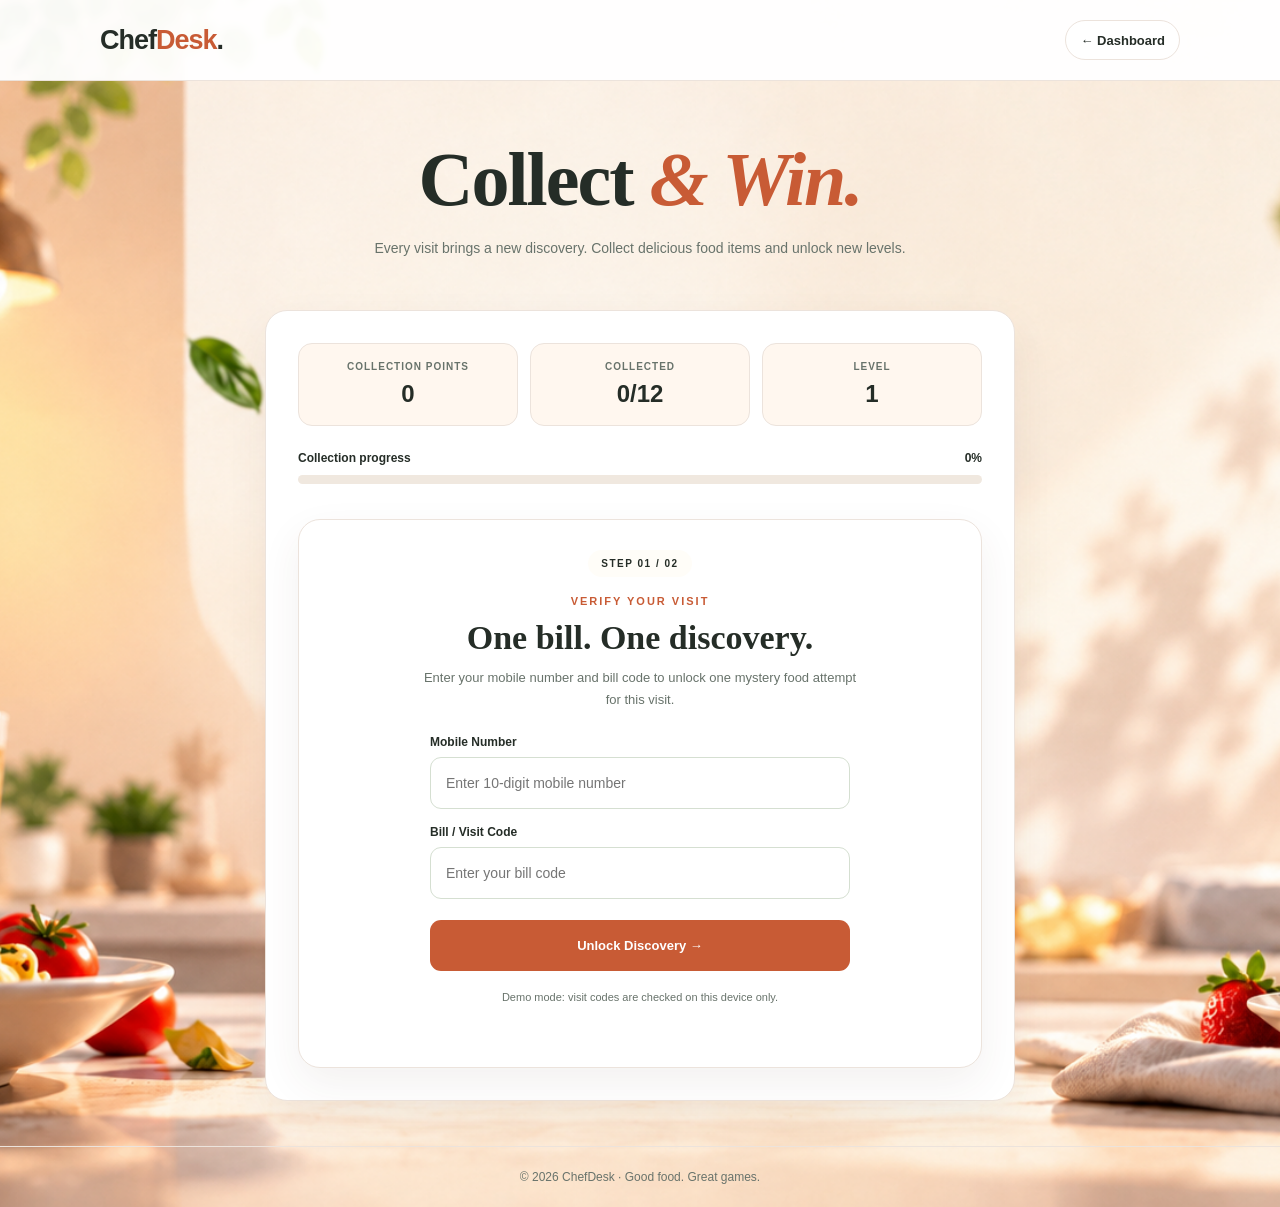
<file: Collect & Win/index.html>
<!DOCTYPE html>
<html lang="en">
<head>
  <meta charset="UTF-8">
  <meta name="viewport" content="width=device-width, initial-scale=1.0">
  <meta name="theme-color" content="#FAF7EF">
  <title>Collect & Win | ChefDesk</title>
  <meta name="description" content="Collect food items and unlock new levels with ChefDesk.">
  <link rel="stylesheet" href="style.css">
  <link rel="stylesheet" href="../shared/game-ui.css">
  <script src="script.js" defer></script>
</head>

<body>
  <header class="header">
    <div class="container navbar">
      <a href="../Dashboard/index.html" class="logo">Chef<span>Desk</span><b>.</b></a>
      <a href="../Dashboard/index.html" class="back-link">← Dashboard</a>
    </div>
  </header>

  <main class="container">
    <section class="hero">
      <h1>Collect <em>& Win.</em></h1>
      <p>Every visit brings a new discovery. Collect delicious food items and unlock new levels.</p>
    </section>

    <section class="game-panel">
      <div class="stats">
        <div class="stat">
          <span>COLLECTION POINTS</span>
          <strong id="points">0</strong>
        </div>

        <div class="stat">
          <span>COLLECTED</span>
          <strong id="collected">0/12</strong>
        </div>

        <div class="stat">
          <span>LEVEL</span>
          <strong id="level">1</strong>
        </div>
      </div>

      <div class="progress-section">
        <div class="progress-label">
          <span>Collection progress</span>
          <span id="progressText">0%</span>
        </div>

        <div
          class="progress-track"
          id="progressTrack"
          role="progressbar"
          aria-label="Collection progress"
          aria-valuemin="0"
          aria-valuemax="100"
          aria-valuenow="0"
        >
          <div class="progress-fill" id="progressFill"></div>
        </div>
      </div>

      <section class="visit-section" id="visitStep" aria-labelledby="visitHeading">
        <div class="step-indicator">STEP 01 / 02</div>
        <p class="eyebrow">VERIFY YOUR VISIT</p>
        <h2 id="visitHeading">One bill. One discovery.</h2>
        <p class="visit-description">Enter your mobile number and bill code to unlock one mystery food attempt for this visit.</p>
        <form id="visitForm" class="visit-form">
          <div class="form-group">
            <label for="phoneNumber">Mobile Number</label>
            <input
              type="tel"
              id="phoneNumber"
              placeholder="Enter 10-digit mobile number"
              inputmode="numeric"
              autocomplete="tel-national"
              maxlength="10"
              pattern="[6-9][0-9]{9}"
              required
            >
          </div>

          <div class="form-group">
            <label for="billCode">Bill / Visit Code</label>
            <input
              type="text"
              id="billCode"
              placeholder="Enter your bill code"
              maxlength="40"
              required
            >
          </div>

          <button type="submit" class="primary-button">Unlock Discovery →</button>
        </form>

        <p class="demo-notice">Demo mode: visit codes are checked on this device only.</p>
        <p id="verificationStatus" class="verification-status" role="status"></p>
      </section>

      <section
        class="discovery-area"
        id="discoveryStep"
        aria-labelledby="discoveryHeading"
        hidden
      >
        <div class="step-indicator">STEP 02 / 02</div>
        <p class="eyebrow">YOUR FOOD DISCOVERY</p>
        <h2 id="discoveryHeading">What's on the menu?</h2>
        <p id="status" role="status" aria-live="polite">Your mystery food attempt is ready!</p>

        <div class="mystery-card" id="mysteryCard">
          <div class="mystery-icon" id="mysteryIcon">❔</div>
          <h3 id="mysteryTitle">Mystery Food</h3>
          <p id="mysteryDescription">A delicious surprise awaits.</p>
        </div>

        <button id="collectButton" class="primary-button" type="button" disabled>Discover Food</button>
        <a href="../My Rewards/index.html" class="secondary-button">🎁 My Rewards →</a>
      </section>
    </section>

    <section class="collections-section" id="collectionsSection" hidden>
      <div class="section-heading">
        <p class="eyebrow">YOUR FOOD COLLECTIONS</p>
        <h2>Complete the <em>menu.</em></h2>
        <p>Collect four items in each category to unlock the next level.</p>
      </div>
      <div id="collectionsContainer" class="collections-container"></div>
    </section>

    <section class="rewards-panel" id="rewardsPanel" hidden>
      <div class="rewards-icon">🏆</div>
      <div>
        <p class="eyebrow">COLLECTION MILESTONES</p>
        <h2>Every visit counts.</h2>
        <p>Earn 10 demo collection points for each new food item and 100 bonus points when you complete a collection.</p>
      </div>
    </section>
  </main>

  <footer class="footer">© 2026 ChefDesk · Good food. Great games.</footer>
</body>
</html>
</file>
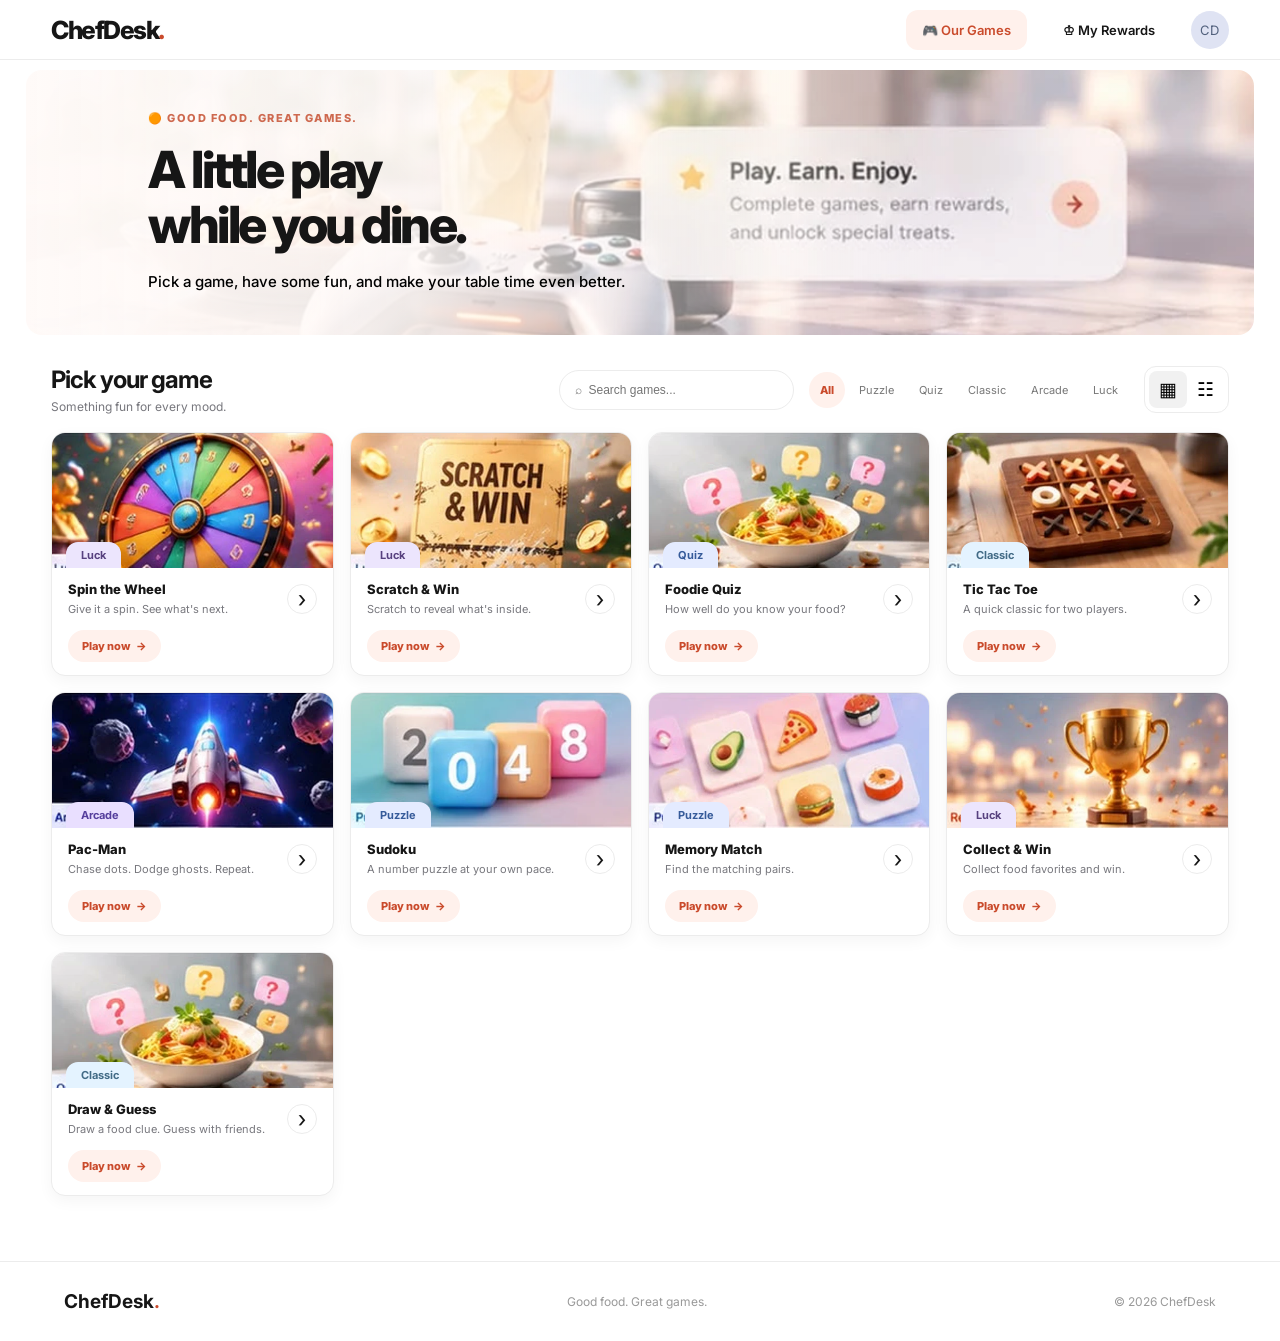
<file: Dashboard/index.html>
<!DOCTYPE html>
<html lang="en">
<head>
<meta charset="UTF-8">
<meta name="viewport" content="width=device-width, initial-scale=1.0">
<title>ChefDesk | Good Food. Great Games.</title>
<link rel="stylesheet" href="style.css">
</head>
<body>
<header class="navbar">
<div class="nav-container">
<a href="index.html" class="logo">ChefDesk<span>.</span></a>
<nav>
<a href="#games" class="nav-active">🎮 Our Games</a>
<a href="../My Rewards/index.html">♔ My Rewards</a>
<div class="avatar">CD</div>
</nav>
</div>
</header>
<section class="hero">
<div class="hero-text">
<p class="tagline">🟠 GOOD FOOD. GREAT GAMES.</p>
<h1>A little play<br>while you dine.</h1>
<p class="hero-description">Pick a game, have some fun, and make your table time even better.</p>
</div>
</section>
<section id="games" class="games-section">
<div class="section-header">
<div>
<h2>Pick your game</h2>
<p>Something fun for every mood.</p>
</div>
<div class="controls">
<input type="search" id="searchInput" placeholder="⌕  Search games..." aria-label="Search games">
<div class="filters">
<button class="filter active" data-filter="All">All</button>
<button class="filter" data-filter="Puzzle">Puzzle</button>
<button class="filter" data-filter="Quiz">Quiz</button>
<button class="filter" data-filter="Classic">Classic</button>
<button class="filter" data-filter="Arcade">Arcade</button>
<button class="filter" data-filter="Luck">Luck</button>
</div>
<div class="view-switch">
<button id="gridBtn" class="active" aria-label="Grid view">▦</button>
<button id="listBtn" aria-label="List view">☷</button>
</div>
</div>
</div>
<div class="games-grid" id="gamesGrid"></div>
<p id="noGames" class="no-games" hidden>No games found. Try a different search.</p>
</section>
<footer>
<strong>ChefDesk<span>.</span></strong>
<p>Good food. Great games.</p>
<p>© 2026 ChefDesk</p>
</footer>
<script src="script.js"></script>
</body>
</html>
</file>
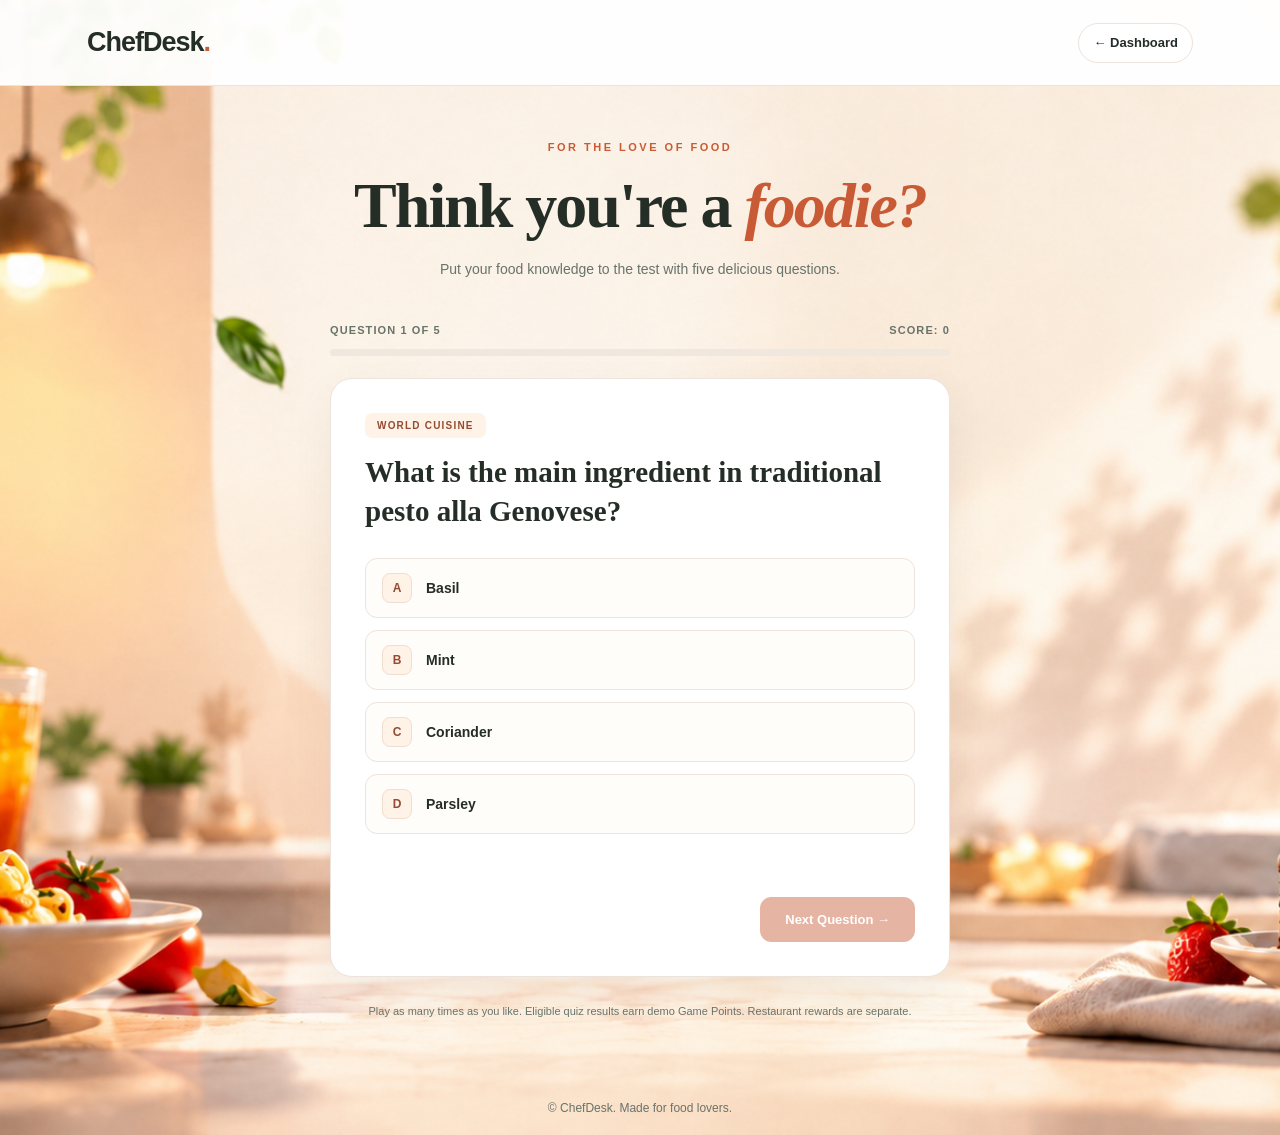
<file: Foodie Quiz/index.html>
<!DOCTYPE html>
<html lang="en">
<head>
  <meta charset="UTF-8">
  <meta name="viewport" content="width=device-width, initial-scale=1.0">
  <title>Foodie Quiz | ChefDesk</title>
  <link rel="stylesheet" href="style.css">
  <link rel="stylesheet" href="../shared/game-ui.css">
  <script src="../shared/customer.js"></script>
  <script src="../shared/loyalty.js"></script>
  <script src="script.js" defer></script>
</head>

<body>
  <header class="site-header">
    <div class="header-inner">
      <a href="../Dashboard/index.html" class="brand">ChefDesk<span>.</span></a>
      <a href="../Dashboard/index.html" class="dashboard-link">← Dashboard</a>
    </div>
  </header>

  <main class="quiz-container">
    <p class="eyebrow">FOR THE LOVE OF FOOD</p>
    <h1>Think you're a <span>foodie?</span></h1>
    <p class="intro">Put your food knowledge to the test with five delicious questions.</p>
    <div class="quiz-top">
      <span id="question-count">QUESTION 1 OF 5</span>
      <span id="score-display">SCORE: 0</span>
    </div>

    <div class="progress-track">
      <div class="progress-fill" id="progress-fill"></div>
    </div>

    <section class="quiz-card" id="quiz-card" aria-live="polite"></section>
    <p class="quiz-footnote">Play as many times as you like. Eligible quiz results earn demo Game Points. Restaurant rewards are separate.</p>
  </main>

  <footer class="site-footer">
    © ChefDesk. Made for food lovers.
  </footer>
</body>
</html>
</file>
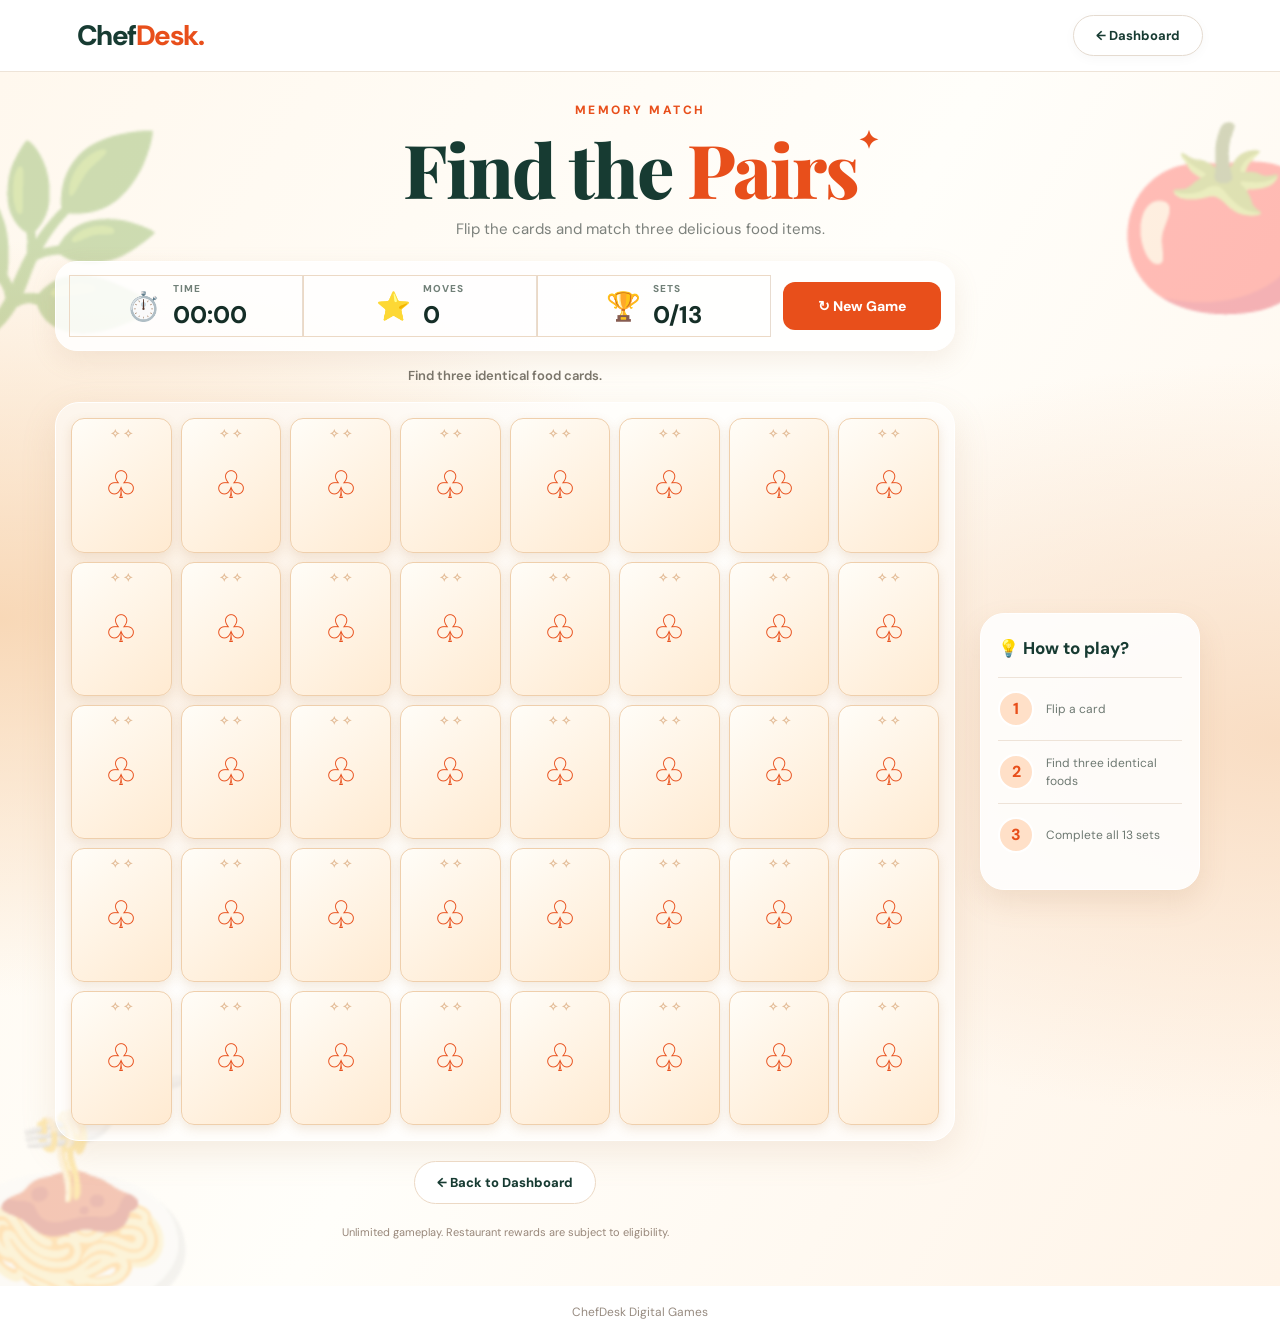
<file: Memory Match/index.html>
<!DOCTYPE html>
<html lang="en">
<head>
<meta charset="UTF-8">
<meta name="viewport" content="width=device-width,initial-scale=1">
<title>Find the Pairs | ChefDesk</title>
<link rel="stylesheet" href="../shared/game-ui.css">
<link rel="stylesheet" href="style.css">
<script src="../shared/customer.js"></script>
<script src="../shared/loyalty.js"></script>
</head>
<body>
<header class="site-header">
<a href="../Dashboard/index.html" class="brand">Chef<span>Desk.</span></a>
<a href="../Dashboard/index.html" class="back-link">← Dashboard</a>
</header>
<main class="page-container">
<div class="decoration decor-left">🌿</div>
<div class="decoration decor-right">🍅</div>
<div class="decoration decor-bottom">🍝</div>
<div class="side-quote">Good<br>Food<br>Brighter<br>Days <span>♡</span></div>
<div class="page-heading">
<p class="eyebrow">MEMORY MATCH</p>
<h1>Find the <span>Pairs</span><i>✦</i></h1>
<p class="subtitle">Flip the cards and match three delicious food items.</p>
</div>
<div class="game-layout">
<section class="game-panel">
<div class="game-stats">
<div class="stat-card">
<div class="stat-icon">⏱️</div>
<div><span>TIME</span><strong id="timer">00:00</strong></div>
</div>
<div class="stat-card">
<div class="stat-icon">⭐</div>
<div><span>MOVES</span><strong id="moves">0</strong></div>
</div>
<div class="stat-card">
<div class="stat-icon">🏆</div>
<div><span>SETS</span><strong id="matches">0/13</strong></div>
</div>
<button id="restartGame" class="primary-button" type="button">↻ New Game</button>
</div>
<p id="status" class="game-status" aria-live="polite">Find three identical food cards.</p>
<div id="memoryGrid" class="memory-grid" aria-label="Food Match game board"></div>
<div class="game-actions">
<a href="../Dashboard/index.html" class="secondary-button">← Back to Dashboard</a>
</div>
<div id="completionPanel" class="completion-panel hidden" aria-live="polite">
<p class="step-label">CHALLENGE COMPLETED</p>
<h2>Delicious Victory! 🎉</h2>
<p id="completionText"></p>
<button id="playAgain" class="primary-button" type="button">↻ Play Again</button>
</div>
<p class="footnote">Unlimited gameplay. Restaurant rewards are subject to eligibility.</p>
</section>
<aside class="instructions">
<h2>💡 How to play?</h2>
<div><span>1</span><p>Flip a card</p></div>
<div><span>2</span><p>Find three identical foods</p></div>
<div><span>3</span><p>Complete all 13 sets</p></div>
</aside>
</div>
</main>
<footer class="site-footer">ChefDesk Digital Games</footer>
<script src="script.js"></script>
</body>
</html>
</file>
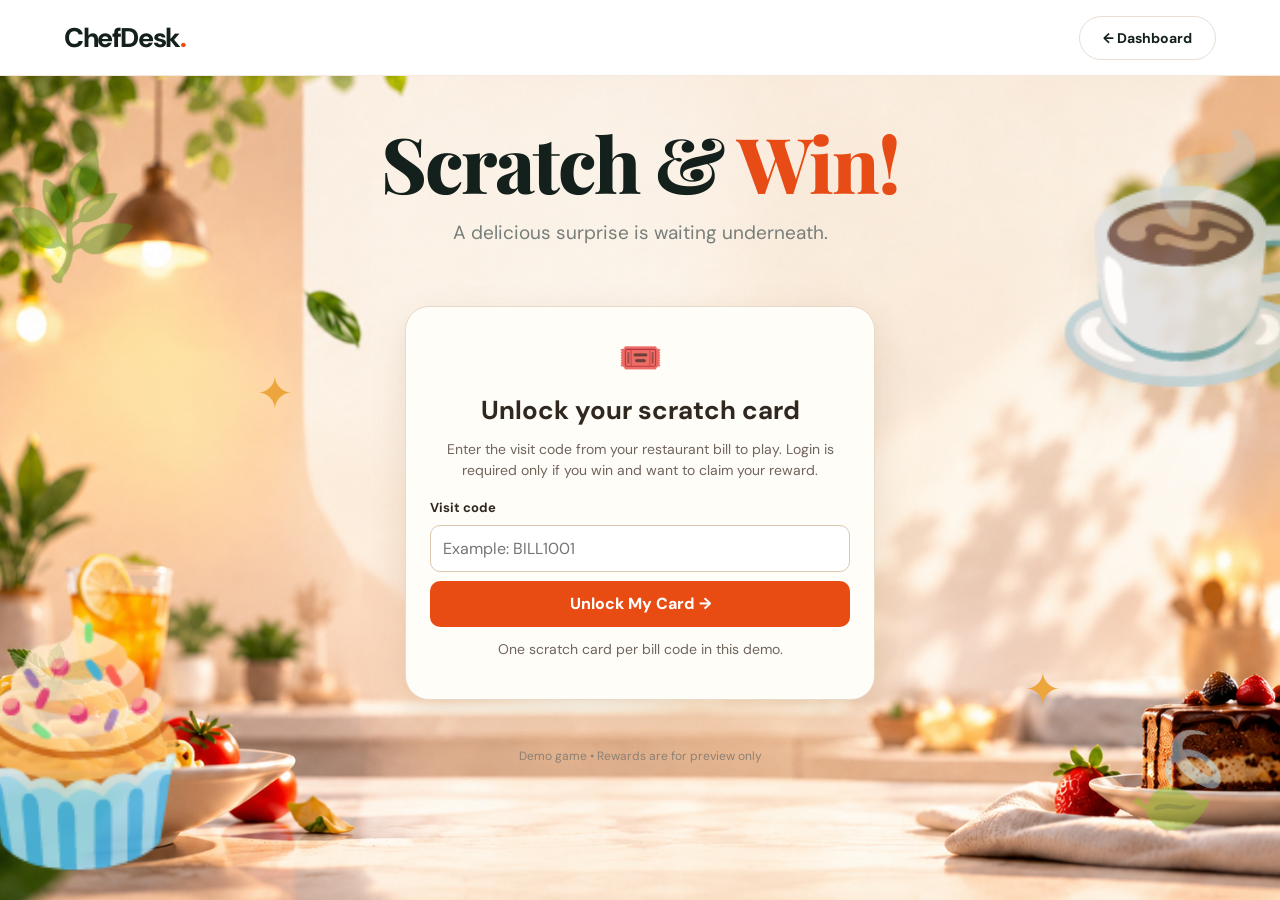
<file: Scratch Card/index.html>
<!DOCTYPE html>
<html lang="en">
<head>
<meta charset="UTF-8">
<meta name="viewport" content="width=device-width,initial-scale=1.0">
<meta name="theme-color" content="#fff7ef">
<title>Scratch & Win | ChefDesk</title>
<link rel="stylesheet" href="style.css">
<link rel="stylesheet" href="../shared/customer.css">
</head>
<body>
<header class="navbar">
<a href="../Dashboard/index.html" class="logo">ChefDesk<span>.</span></a>
<a href="../Dashboard/index.html" class="back-btn">← Dashboard</a>
</header>
<main class="game-page">
<div class="decoration left-food">🧁</div>
<div class="decoration right-food">☕</div>
<div class="leaf leaf-one">🌿</div>
<div class="leaf leaf-two">🍃</div>
<div class="confetti confetti-one">✦</div>
<div class="confetti confetti-two">✦</div>
<div class="game-heading">
<h1>Scratch & <span>Win!</span></h1>
<p>A delicious surprise is waiting underneath.</p>
</div>
<section class="scratch-card">
<div class="gift-icon">🎁</div>
<h2>Scratch to discover!</h2>
<p class="instructions">Scratch the silver area with your finger or mouse.</p>
<div class="scratch-frame">
<div class="prize-content" id="prizeContent">
<div class="prize-icon" id="prizeIcon">🎁</div>
<p class="prize-small">YOU DISCOVERED</p>
<h3 id="prizeName">Your Surprise</h3>
<p id="prizeDescription">A delicious reward awaits!</p>
</div>
<canvas id="scratchCanvas" aria-label="Scratch the silver card to reveal your result"></canvas>
</div>
<div class="progress-row">
<div class="progress-track">
<div class="progress-fill" id="progressFill"></div>
</div>
<strong id="progressPercent">0%</strong>
</div>
<p class="scratch-progress" id="progressText">Scratched: 0%</p>
<button class="reveal-link" id="revealBtn" type="button">Can't scratch? Reveal result</button>
<div id="finishedActions" class="finished-actions" hidden>
<p id="winMessage" role="status" aria-live="polite"></p>
<button id="playAgainBtn" class="play-again" type="button">Play Again</button>
</div>
</section>
<p class="game-disclaimer">Demo game • Rewards are for preview only</p>
</main>

<script src="../shared/customer.js"></script>
<script src="../shared/claim-reward.js"></script>
<script src="script.js"></script>

</body>
</html>
</file>
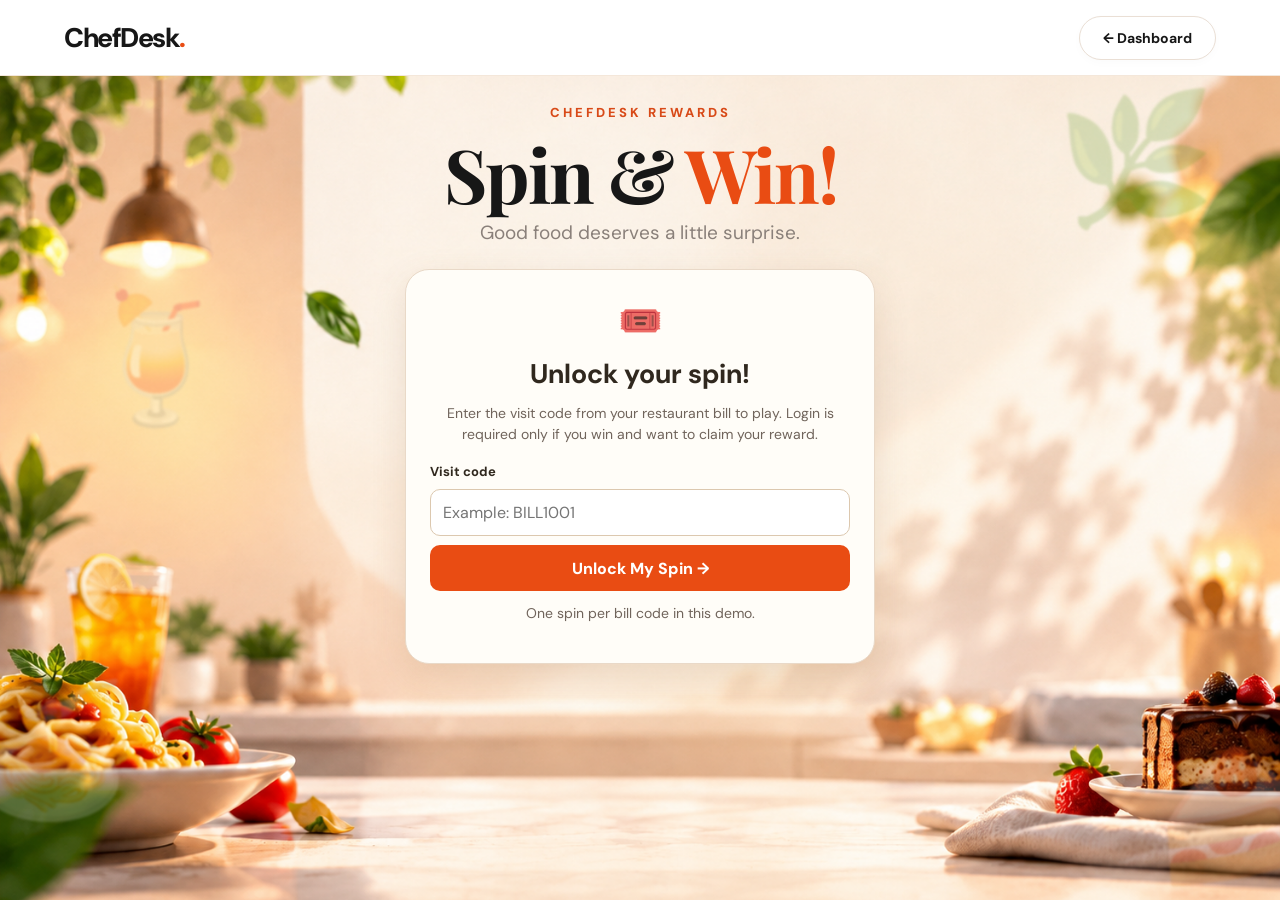
<file: spinthewheel/index.html>
<!DOCTYPE html>
<html lang="en">
<head>
<meta charset="UTF-8">
<meta name="viewport" content="width=device-width,initial-scale=1.0">
<meta name="theme-color" content="#fff7ef">
<title>Spin & Win | ChefDesk</title>
<link rel="stylesheet" href="style.css">
<link rel="stylesheet" href="../shared/customer.css">
</head>
<body>
<header class="navbar">
<a href="../Dashboard/index.html" class="logo">ChefDesk<span>.</span></a>
<a href="../Dashboard/index.html" class="back-btn">← Dashboard</a>
</header>
<main class="game-page">
<div class="decoration decoration-one">🍝</div>
<div class="decoration decoration-two">🍹</div>
<div class="decoration decoration-three">🍰</div>
<div class="decoration decoration-four">🌿</div>
<div class="game-heading">
<p class="eyebrow">CHEFDESK REWARDS</p>
<h1>Spin & <span>Win!</span></h1>
<p>Good food deserves a little surprise.</p>
</div>
<div class="game-layout">
<section class="wheel-section" aria-label="Spin the reward wheel">
<div class="wheel-container">
<div class="wheel-pointer"></div>
<div class="wheel-rotator" id="wheelRotator">
<canvas id="wheelCanvas" width="700" height="700"></canvas>
</div>
<button id="spinBtn" class="spin-button" type="button">SPIN</button>
</div>
<div class="wheel-stand"></div>
<div class="spin-note">🎁 One spin per bill. Good luck!</div>
<div id="status" class="status" role="status" aria-live="polite">Tap SPIN to discover your surprise!</div>
</section>
<aside class="rewards-panel">
<h2><span>🎁</span> Today's Rewards</h2>
<div id="rewardsList" class="rewards-list"></div>
<p class="panel-note">Rewards shown are for the game preview.</p>
</aside>
</div>
</main>
<div id="resultOverlay" class="result-overlay" hidden>
<div class="result-card" role="dialog" aria-modal="true" aria-labelledby="resultTitle">
<div class="result-icon" id="resultIcon">🎉</div>
<p class="result-label">YOUR SPIN RESULT</p>
<h2 id="resultTitle">Congratulations!</h2>
<p id="resultMessage"></p>
<button id="closeResult" type="button">Continue Playing</button>
</div>
</div>

<script src="../shared/customer.js"></script>
<script src="../shared/claim-reward.js"></script>
<script src="script.js"></script>

</body>
</html>
</file>
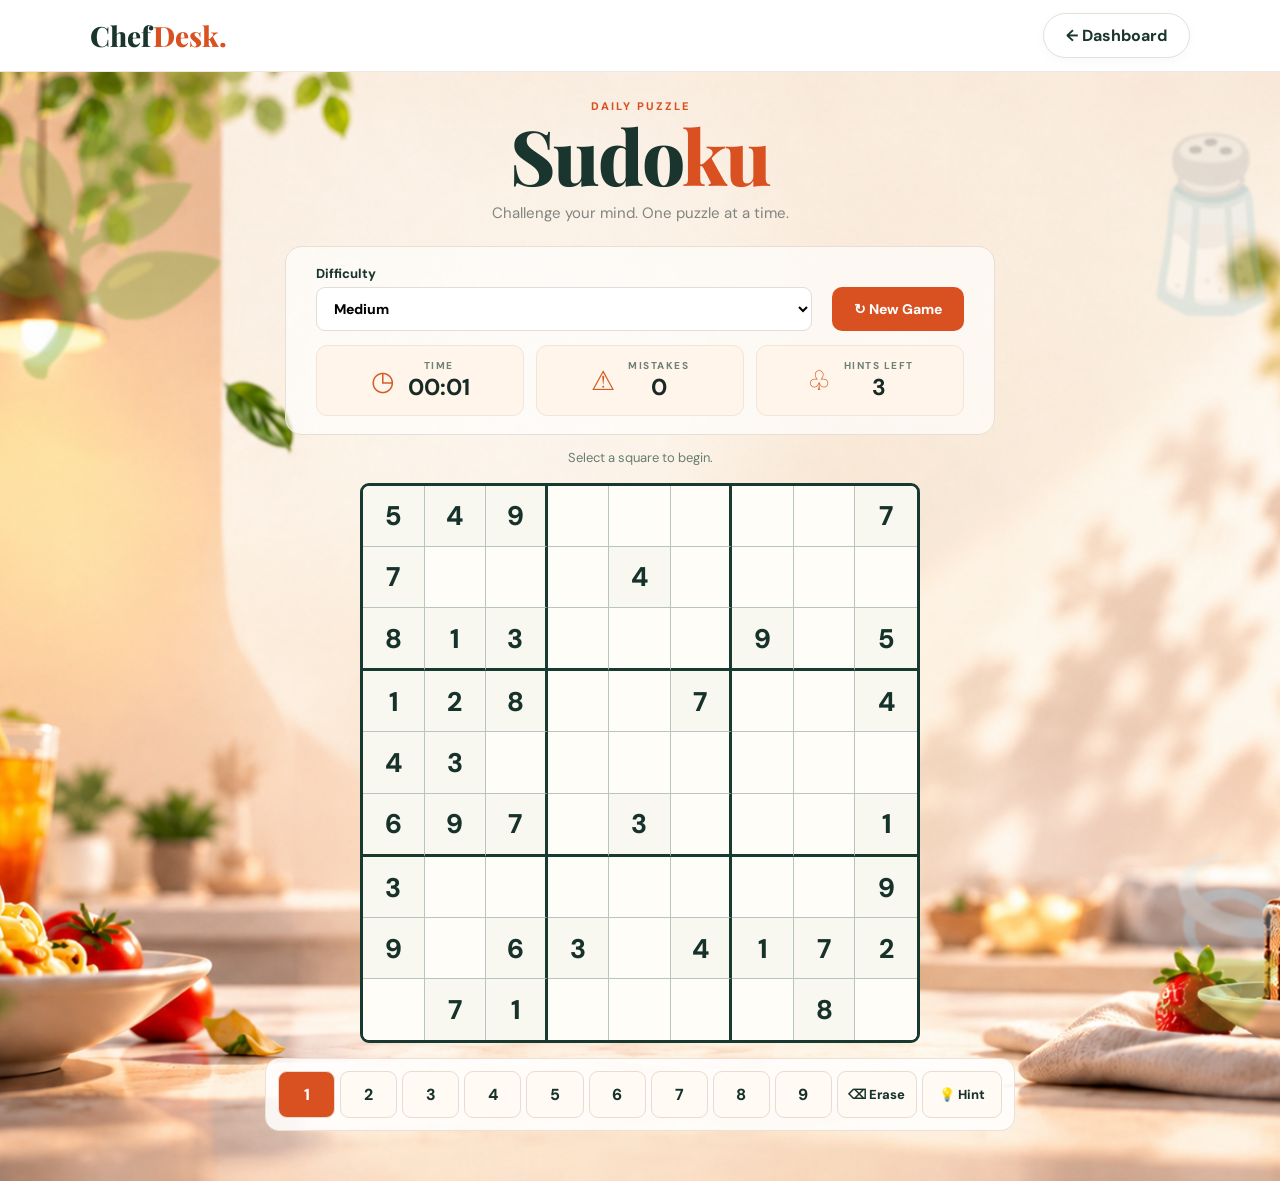
<file: Sudoku/index.html>
<!DOCTYPE html>
<html lang="en">
<head>
<meta charset="UTF-8">
<meta name="viewport" content="width=device-width,initial-scale=1">
<title>Sudoku | ChefDesk</title>
<link rel="stylesheet" href="style.css">
</head>
<body>
<header class="navbar">
<a href="../Dashboard/index.html" class="logo">Chef<span>Desk.</span></a>
<a href="../Dashboard/index.html" class="back">← Dashboard</a>
</header>
<main class="page">
<div class="decor basil">🌿</div>
<div class="decor pepper">🧂</div>
<div class="decor leaves">🍃</div>
<div class="heading">
<p>DAILY PUZZLE</p>
<h1>Sudo<span>ku</span></h1>
<div class="subtitle">Challenge your mind. One puzzle at a time.</div>
</div>
<section class="game">
<div class="settings">
<label>Difficulty
<select id="difficulty">
<option value="easy">Easy</option>
<option value="medium" selected>Medium</option>
<option value="hard">Hard</option>
</select>
</label>
<button id="newGame" class="new-game">↻ New Game</button>
</div>
<div class="stats">
<div class="stat"><span>◷</span><div><small>TIME</small><strong id="timer">00:00</strong></div></div>
<div class="stat"><span>⚠</span><div><small>MISTAKES</small><strong id="mistakes">0</strong></div></div>
<div class="stat"><span>♧</span><div><small>HINTS LEFT</small><strong id="hints">3</strong></div></div>
</div>
</section>
<p class="message" id="message" role="status">Select a square to begin.</p>
<div class="board" id="board" role="grid" aria-label="Sudoku puzzle"></div>
<div class="keypad" id="keypad">
<button data-number="1">1</button>
<button data-number="2">2</button>
<button data-number="3">3</button>
<button data-number="4">4</button>
<button data-number="5">5</button>
<button data-number="6">6</button>
<button data-number="7">7</button>
<button data-number="8">8</button>
<button data-number="9">9</button>
<button id="erase">⌫ Erase</button>
<button id="hint">💡 Hint</button>
</div>
</main>
<script src="script.js"></script>
</body>
</html>
</file>
<file: Collect & Win/style.css>
:root {
  --cream: #faf7ef;
  --white: #fffdf8;
  --green: #204b39;
  --dark-green: #163b2c;
  --orange: #df794e;
  --muted: #77867b;
  --border: #e5e7dc;
  --light-green: #edf2e9;
}

* {
  box-sizing: border-box;
}

[hidden] {
  display: none !important;
}

html {
  scroll-behavior: smooth;
}

body {
  margin: 0;
  background: var(--cream);
  color: var(--green);
  font-family: Arial, sans-serif;
}

button,
input {
  font: inherit;
}

button {
  cursor: pointer;
}

a {
  color: inherit;
  text-decoration: none;
}

.container {
  width: min(100% - 32px, 1080px);
  margin: 0 auto;
}

.header {
  border-bottom: 1px solid var(--border);
}

.navbar {
  min-height: 80px;
  display: flex;
  align-items: center;
  justify-content: space-between;
  gap: 15px;
}

.logo {
  font-size: 27px;
  font-weight: 800;
  letter-spacing: -1px;
}

.logo span {
  color: var(--orange);
}

.logo b {
  color: var(--green);
}

.back-link {
  font-size: 13px;
  font-weight: 700;
}

.back-link:hover {
  color: var(--orange);
}

.hero {
  padding: 55px 0 35px;
  text-align: center;
}

.eyebrow {
  margin: 0 0 12px;
  color: var(--orange);
  font-size: 11px;
  font-weight: 800;
  letter-spacing: 2px;
}

h1,
h2,
h3 {
  font-family: Georgia, serif;
}

h1 {
  margin: 0 0 14px;
  font-size: clamp(46px, 7vw, 76px);
  letter-spacing: -2px;
}

h1 em,
h2 em {
  color: var(--orange);
  font-style: italic;
}

.hero > p:last-child,
.section-heading > p:last-child {
  color: var(--muted);
  font-size: 14px;
  line-height: 1.7;
}

.game-panel {
  max-width: 750px;
  margin: 0 auto;
  padding: 32px;
  background: var(--white);
  border: 1px solid var(--border);
  border-radius: 22px;
  box-shadow: 0 15px 45px rgba(32, 75, 57, 0.05);
}

.stats {
  display: grid;
  grid-template-columns: repeat(3, 1fr);
  gap: 12px;
}

.stat {
  padding: 17px 10px;
  background: var(--light-green);
  border: 1px solid var(--border);
  border-radius: 12px;
  text-align: center;
}

.stat span {
  display: block;
  margin-bottom: 8px;
  color: var(--muted);
  font-size: 10px;
  font-weight: 800;
  letter-spacing: 1px;
}

.stat strong {
  font-size: 24px;
}

.progress-section {
  margin: 25px 0 35px;
}

.progress-label {
  display: flex;
  justify-content: space-between;
  margin-bottom: 10px;
  font-size: 12px;
  font-weight: 700;
}

.progress-track {
  height: 9px;
  overflow: hidden;
  border-radius: 20px;
  background: #e4e9df;
}

.progress-fill {
  width: 0;
  height: 100%;
  border-radius: 20px;
  background: var(--orange);
  transition: width 0.35s ease;
}

.step-indicator {
  display: inline-block;
  margin-bottom: 18px;
  padding: 8px 13px;
  border-radius: 30px;
  background: #fffdf8;
  color: var(--green);
  font-size: 10px;
  font-weight: 800;
  letter-spacing: 1.5px;
}

.visit-section {
  padding: 30px 22px;
  border: 1px solid var(--border);
  border-radius: 18px;
  background: var(--light-green);
  text-align: center;
}

.visit-section h2,
.discovery-area h2 {
  margin: 0 0 10px;
  font-size: clamp(26px, 5vw, 34px);
}

.visit-description {
  max-width: 440px;
  margin: 0 auto 24px;
  color: var(--muted);
  font-size: 13px;
  line-height: 1.7;
}

.visit-form {
  max-width: 420px;
  margin: 0 auto;
  display: grid;
  gap: 16px;
}

.form-group {
  display: flex;
  flex-direction: column;
  gap: 8px;
  text-align: left;
}

.form-group label {
  font-size: 12px;
  font-weight: 700;
}

.form-group input {
  width: 100%;
  min-height: 52px;
  padding: 13px 15px;
  border: 1px solid #d5dfd1;
  border-radius: 11px;
  outline: none;
  background: var(--white);
  color: var(--green);
  font-size: 14px;
}

.form-group input:focus {
  border-color: var(--green);
  box-shadow: 0 0 0 3px rgba(32, 75, 57, 0.1);
}

.primary-button {
  min-width: 195px;
  min-height: 51px;
  padding: 15px 24px;
  border: 0;
  border-radius: 11px;
  background: var(--green);
  color: white;
  font-size: 13px;
  font-weight: 800;
  transition: background 0.2s ease;
}

.primary-button:hover:not(:disabled) {
  background: var(--dark-green);
}

.primary-button:disabled {
  opacity: 0.55;
  cursor: not-allowed;
}

.visit-form .primary-button {
  width: 100%;
  margin-top: 5px;
}

.demo-notice {
  margin: 18px 0 0;
  color: var(--muted);
  font-size: 11px;
  line-height: 1.6;
}

.verification-status {
  min-height: 18px;
  margin: 12px 0 0;
  color: #a84335;
  font-size: 12px;
  font-weight: 700;
  line-height: 1.6;
}

.discovery-area {
  padding: 30px 20px;
  border: 1px solid var(--border);
  border-radius: 18px;
  background: var(--light-green);
  text-align: center;
}

#status {
  max-width: 460px;
  min-height: 38px;
  margin: 0 auto 22px;
  color: var(--muted);
  font-size: 13px;
  line-height: 1.6;
}

.mystery-card {
  max-width: 310px;
  min-height: 240px;
  margin: 0 auto 22px;
  padding: 30px 18px;
  display: flex;
  flex-direction: column;
  align-items: center;
  justify-content: center;
  border: 2px dashed #c9d8c7;
  border-radius: 19px;
  background: var(--white);
  transition: transform 0.25s ease, border-color 0.25s ease;
}

.mystery-card.revealed {
  border: 2px solid var(--orange);
  transform: translateY(-4px);
}

.mystery-icon {
  margin-bottom: 12px;
  font-size: 65px;
}

.mystery-card h3 {
  margin: 0 0 8px;
  font-size: 24px;
}

.mystery-card p {
  margin: 0;
  color: var(--muted);
  font-size: 12px;
  line-height: 1.5;
}

.discovery-area > .primary-button {
  display: block;
  width: min(100%, 310px);
  margin: 0 auto;
}

.secondary-button {
  display: block;
  margin: 16px auto 0;
  padding: 11px 16px;
  border: 0;
  background: transparent;
  color: var(--green);
  font-size: 12px;
  font-weight: 700;
  text-align: center;
  text-decoration: none;
}

.secondary-button:hover {
  color: var(--orange);
}

.collections-section {
  padding: 55px 0 30px;
}

.section-heading {
  margin-bottom: 30px;
  text-align: center;
}

.section-heading h2 {
  margin: 0 0 12px;
  font-size: clamp(30px, 5vw, 43px);
}

.collections-container {
  display: grid;
  gap: 22px;
}

.collection-group {
  padding: 24px;
  border: 1px solid var(--border);
  border-radius: 19px;
  background: var(--white);
}

.collection-group.locked {
  opacity: 0.65;
}

.collection-header {
  display: flex;
  justify-content: space-between;
  align-items: center;
  gap: 15px;
  margin-bottom: 22px;
}

.collection-header h3 {
  margin: 0 0 7px;
  font-size: 25px;
}

.collection-header p {
  margin: 0;
  color: var(--muted);
  font-size: 12px;
}

.collection-badge {
  padding: 9px 12px;
  border-radius: 20px;
  background: var(--light-green);
  font-size: 11px;
  font-weight: 800;
  white-space: nowrap;
}

.food-grid {
  display: grid;
  grid-template-columns: repeat(4, 1fr);
  gap: 12px;
}

.food-item {
  min-height: 135px;
  padding: 17px 8px;
  display: flex;
  flex-direction: column;
  align-items: center;
  justify-content: center;
  gap: 10px;
  border: 1px solid var(--border);
  border-radius: 13px;
  background: #fafaf6;
  text-align: center;
}

.food-icon {
  font-size: 38px;
}

.food-name {
  font-size: 12px;
  font-weight: 700;
}

.food-item.hidden-item .food-icon {
  filter: grayscale(1);
  opacity: 0.35;
}

.food-item.hidden-item .food-name {
  color: var(--muted);
}

.food-item.collected-item {
  border-color: #b5d5bd;
  background: var(--light-green);
}

.food-item.locked-item {
  opacity: 0.5;
}

.rewards-panel {
  max-width: 750px;
  margin: 20px auto 0;
  padding: 25px;
  display: flex;
  align-items: center;
  gap: 22px;
  border: 1px solid var(--border);
  border-radius: 18px;
  background: var(--light-green);
}

.rewards-icon {
  font-size: 55px;
}

.rewards-panel h2 {
  margin: 0 0 9px;
  font-size: 26px;
}

.rewards-panel p:last-child {
  margin: 0;
  color: var(--muted);
  font-size: 12px;
  line-height: 1.7;
}

.footer {
  margin-top: 45px;
  padding: 23px;
  border-top: 1px solid var(--border);
  color: var(--muted);
  text-align: center;
  font-size: 12px;
}

button:focus-visible,
a:focus-visible,
input:focus-visible {
  outline: 3px solid var(--orange);
  outline-offset: 3px;
}

@media (max-width: 600px) {
  .navbar {
    min-height: 70px;
  }

  .logo {
    font-size: 23px;
  }

  .hero {
    padding: 35px 0 25px;
  }

  .game-panel {
    padding: 20px 14px;
  }

  .stats {
    gap: 7px;
  }

  .stat {
    padding: 13px 5px;
  }

  .stat span {
    font-size: 9px;
    letter-spacing: 0;
  }

  .stat strong {
    font-size: 20px;
  }

  .progress-section {
    margin: 20px 0 25px;
  }

  .visit-section,
  .discovery-area {
    padding: 24px 15px;
  }

  .mystery-card {
    min-height: 215px;
  }

  .food-grid {
    grid-template-columns: repeat(2, 1fr);
  }

  .collection-group {
    padding: 18px 13px;
  }

  .collection-header h3 {
    font-size: 21px;
  }

  .collection-badge {
    padding: 8px;
    font-size: 10px;
  }

  .food-item {
    min-height: 115px;
  }

  .rewards-panel {
    flex-direction: column;
    text-align: center;
  }
}

body{
background-image:url("assets/bg.png")!important;
background-position:center center!important;
background-size:cover!important;
background-repeat:no-repeat!important;
background-attachment:scroll!important;
background-color:#fff8ef;
}
.game-page,.page-container,.game-container{
background-image:url("assets/bg.png")!important;
background-position:center center!important;
background-size:cover!important;
background-repeat:no-repeat!important;
}
@media(max-width:768px){
body,.game-page,.page-container,.game-container{
background-position:center top!important;
background-size:cover!important;
background-attachment:scroll!important;
}
}
@media(max-width:400px){
body,.game-page,.page-container,.game-container{
background-position:48% top!important;
}
}
</file>
<file: shared/game-ui.css>
:root {
  --cream: #fffaf6;
  --white: #ffffff;
  --paper: #ffffff;
  --green: #252d27;
  --dark-green: #34453a;
  --deep: #34453a;
  --orange: #c85b35;
  --muted: #68736b;
  --muted-green: #68736b;
  --border: #ece3dc;
  --light-green: #f5f1eb;
}

body {
  background: var(--cream);
  color: var(--green);
}

.site-header,
.header,
.topbar {
  background: rgba(255, 255, 255, 0.96);
  border-bottom: 1px solid var(--border);
}

.brand,
.logo {
  color: var(--green);
}

.back-link,
.dashboard-link {
  min-height: 40px;
  padding: 0 14px;
  display: inline-flex;
  align-items: center;
  justify-content: center;
  border: 1px solid var(--border);
  border-radius: 999px;
  background: #fff;
  color: var(--green);
  transition: border-color 160ms ease,
              color 160ms ease,
              background 160ms ease;
}

.back-link:hover,
.dashboard-link:hover {
  border-color: #e7b8a4;
  background: #fff4ed;
  color: var(--orange);
}

.page-heading,
.hero {
  color: var(--green);
}

.eyebrow,
.step-label,
.section-label,
.step {
  color: var(--orange);
}

.game-panel,
.content-card,
.panel,
.checkin-card,
.result-card,
.quiz-card,
.visit-section,
.discovery-area,
.collection-group,
.rewards-panel {
  border-color: var(--border);
  border-radius: 22px;
  background: var(--white);
  box-shadow: 0 16px 42px rgba(83, 56, 39, 0.07);
}

.stat,
.stat-card,
.stat-box {
  border: 1px solid var(--border);
  border-radius: 14px;
  background: #fff7ef;
  color: var(--green);
}

.stat span,
.stat-card span,
.stat-box span {
  color: var(--muted);
}

.stat-box.timer-box {
  border-color: #efc5a2;
  background: #fff0df;
  color: #8f4529;
}

button.primary-button,
button.primary-btn,
a.primary-btn,
button.primary-button.full-width,
.spin-button {
  border-color: var(--orange);
  background: var(--orange);
  color: #fff;
  transition: transform 160ms ease,
              background 160ms ease,
              box-shadow 160ms ease;
}

button.primary-button:hover:not(:disabled),
button.primary-btn:hover:not(:disabled),
a.primary-btn:hover,
.spin-button:hover:not(:disabled) {
  background: #b94e2d;
  box-shadow: 0 5px 14px rgba(200, 91, 53, 0.2);
  transform: translateY(-1px);
}

button.secondary-button,
a.secondary-button,
.small-button,
.tool-button,
.reveal-btn {
  border-color: var(--border);
  background: #fff;
  color: var(--green);
  transition: border-color 160ms ease,
              background 160ms ease,
              transform 160ms ease;
}

button.secondary-button:hover:not(:disabled),
a.secondary-button:hover,
.small-button:hover,
.tool-button:hover,
.reveal-btn:hover {
  border-color: #e7b8a4;
  background: #fff4ed;
  transform: translateY(-1px);
}

input,
select,
textarea,
.text-input {
  border-color: #e5ddd5;
  border-radius: 11px;
  background: #fff;
  color: var(--green);
}

input:focus,
select:focus,
textarea:focus,
.text-input:focus {
  border-color: var(--orange);
  box-shadow: 0 0 0 3px rgba(200, 91, 53, 0.12);
  outline: none;
}

.mode-card,
.difficulty-card,
.player,
.player-card,
.room-info,
.room-code-box,
.completion,
.completion-panel,
.next-visit-note {
  border-color: var(--border);
  background: #f8f4ee;
}

.mode-card:hover,
.difficulty-card:hover {
  border-color: #e5b59f;
  background: #fff3eb;
}

.board-container,
.canvas-wrap,
.scratch-card {
  border-color: #e4d8cc;
  box-shadow: 0 10px 26px rgba(83, 56, 39, 0.09);
}

.board-container {
  background: #f5eee6;
}

.sudoku-board {
  border-color: #667c6c;
  background: #667c6c;
}

.sudoku-board .cell {
  background: #fffdfa;
  color: #34453a;
}

.sudoku-board .cell.given {
  background: #f5f1eb;
}

.sudoku-board .cell.peer,
.sudoku-board .cell.same-value:not(.selected) {
  background: #f1f6ef;
}

.sudoku-board .cell.selected {
  background: #fff0df;
  outline-color: var(--orange);
}

.sudoku-board .cell.invalid {
  background: #fcebe5;
  color: #a94432;
}

.number-pad button {
  border-color: var(--border);
  background: #fff8f1;
  color: var(--green);
}

.number-pad button:hover {
  background: #ffeadc;
}

.board .cell {
  border-color: #eadfd7;
  background: #fff7f1;
  color: #527aa9;
}

.board .cell.o {
  color: var(--orange);
}

.board .cell.win {
  border-color: #b9d3b7;
  background: #edf5e9;
}

.quiz-card {
  border-radius: 22px;
}

.option-button {
  border-color: var(--border);
  background: #fffdfa;
  color: var(--green);
}

.option-button:hover:not(:disabled) {
  border-color: #e3ae94;
  background: #fff5ee;
}

.option-letter,
.question-category {
  border-color: #f0dfd1;
  background: #fff2e7;
  color: #944b31;
}

.progress-track {
  background: #f0e8df;
}

.progress-fill {
  background: linear-gradient(90deg, #d77b47, #e6ac55);
}

.memory-card {
  border-color: #e9ddd3;
  background: #f6f1eb;
}

.memory-card:not(:disabled):hover {
  background: #f0e7dd;
}

.memory-card.flipped {
  border-color: #dfa284;
  background: #fff8f2;
}

.memory-card.matched {
  border-color: #b7d3b8;
  background: #edf5eb;
}

.memory-card.bonus {
  border-color: #e7bd79;
  background: #fff4de;
  color: #8f6124;
}

.mystery-card {
  border-color: #ead2bd;
  background: #fffaf4;
}

.mystery-card.revealed {
  border-color: #d77b47;
}

.food-item {
  border-color: var(--border);
  background: #fffdfa;
}

.food-item.collected-item {
  border-color: #c6d8bd;
  background: #f1f6ed;
}

.canvas-wrap {
  background: #fff;
}

.canvas-overlay {
  background: rgba(255, 250, 246, 0.88);
}

.guess-message {
  background: #f7f2ed;
}

.guess-message.correct {
  background: #edf5eb;
}

.guess-form button {
  background: var(--orange);
}

.color-dot.active {
  box-shadow: 0 0 0 2px var(--orange);
}

.site-footer,
.footer {
  color: var(--muted);
}

button:focus-visible,
a:focus-visible,
input:focus-visible,
select:focus-visible,
textarea:focus-visible,
canvas:focus-visible {
  outline: 3px solid rgba(200, 91, 53, 0.65);
  outline-offset: 3px;
}

@media (max-width: 600px) {
  .game-panel,
  .content-card,
  .panel,
  .checkin-card,
  .result-card,
  .quiz-card {
    border-radius: 18px;
  }

  .back-link,
  .dashboard-link {
    min-height: 38px;
    padding-inline: 11px;
  }
}

@media (prefers-reduced-motion: reduce) {
  *,
  *::before,
  *::after {
    scroll-behavior: auto !important;
    transition-duration: 0.01ms !important;
  }
}
</file>
<file: Dashboard/style.css>
@import url('https://fonts.googleapis.com/css2?family=Inter:wght@400;500;600;700;800&display=swap');
:root{
--orange:#ca4b2c;
--orange-light:#fff1ec;
--black:#161616;
--gray:#77777d;
--border:#ececec;
}
*{margin:0;padding:0;box-sizing:border-box}
html{scroll-behavior:smooth}
body{font-family:'Inter',Arial,sans-serif;background:#fff;color:var(--black)}
a{color:inherit;text-decoration:none}
button{font-family:inherit;cursor:pointer}
.navbar{height:60px;border-bottom:1px solid var(--border);background:#fff}
.nav-container{max-width:1320px;width:92%;height:100%;margin:auto;display:flex;align-items:center;justify-content:space-between}
.logo{font-size:25px;font-weight:800;letter-spacing:-1.5px}
.logo span,footer strong span{color:var(--orange)}
nav{display:flex;align-items:center;gap:20px}
nav a{font-size:13px;padding:12px 16px;border-radius:12px;font-weight:600}
.nav-active{background:var(--orange-light);color:var(--orange)}
.avatar{width:38px;height:38px;border-radius:50%;display:grid;place-items:center;background:#dfe3f3;color:#52617d;font-size:13px}
.hero{
position:relative;
max-width:1530px;
width:96%;
min-height:265px;
margin:10px auto 0;
border-radius:16px;
overflow:hidden;
background:linear-gradient(90deg,rgba(255,250,248,.98) 0%,rgba(255,250,248,.91) 32%,rgba(255,250,248,.1) 75%),url("assets/hero.webp") center/cover no-repeat;
display:flex;
align-items:center;
}
.hero-text{margin-left:10%;position:relative;z-index:2}
.tagline{color:#ce694f;font-size:11px;letter-spacing:1.5px;font-weight:800;margin-bottom:17px}
.hero h1{font-size:clamp(38px,4vw,60px);line-height:1.08;letter-spacing:-2.5px;font-weight:800;margin-bottom:18px}
.hero-description{color:#000;font-size:15px;line-height:1.6;font-weight:500}
.hero-popup{position:absolute;right:5%;top:34%;background:rgba(255,255,255,.94);border-radius:16px;padding:20px;display:flex;align-items:center;gap:15px;box-shadow:0 10px 30px rgba(0,0,0,.1)}
.star{color:#ffad15;font-size:24px}
.hero-popup strong{font-size:14px}
.hero-popup p{font-size:11px;color:var(--gray);line-height:1.5;margin-top:6px}
.popup-arrow{background:#f6d8cf;color:var(--orange);border-radius:50%;width:30px;height:30px;display:grid;place-items:center}
.games-section{max-width:1320px;width:92%;margin:30px auto 65px;scroll-margin-top:30px}
.section-header{display:flex;align-items:center;justify-content:space-between;gap:20px;margin-bottom:18px}
.section-header h2{font-size:24px;letter-spacing:-1px}
.section-header p{color:var(--gray);font-size:12px;margin-top:5px}
.controls{display:flex;align-items:center;gap:15px}
#searchInput{width:235px;padding:12px 15px;border:1px solid var(--border);border-radius:25px;font-size:12px;outline:none}
#searchInput:focus{border-color:var(--orange)}
.filters{display:flex;gap:3px}
.filter{background:transparent;border:none;padding:11px;border-radius:20px;font-size:11px;color:#777}
.filter.active{background:var(--orange-light);color:var(--orange);font-weight:800}
.view-switch{display:flex;padding:4px;border:1px solid var(--border);border-radius:12px}
.view-switch button{border:none;background:transparent;padding:7px 10px;border-radius:8px;font-size:19px}
.view-switch button.active{background:#f1f1f1}
.games-grid{display:grid;grid-template-columns:repeat(4,minmax(0,1fr));gap:16px}
.game-card{border:1px solid var(--border);border-radius:14px;overflow:hidden;background:#fff;display:flex;flex-direction:column;box-shadow:0 5px 15px rgba(0,0,0,.045);transition:transform .2s,box-shadow .2s}
.game-card:hover{transform:translateY(-4px);box-shadow:0 12px 28px rgba(0,0,0,.1)}
.game-image{height:135px;position:relative;background:#f3f0f0}
.game-image img{width:100%;height:100%;object-fit:cover;display:block}
.category{position:absolute;left:14px;bottom:0;padding:6px 15px;border-radius:12px 12px 0 0;font-size:11px;font-weight:700;background:#ece5fd;color:#57417f}
.category.Puzzle,.category.Quiz{background:#e4ebff;color:#365b9a}
.category.Classic{background:#e4f3ff;color:#426b86}
.category.Arcade{background:#e9dfff;color:#553f9d}
.game-info{padding:13px 16px;flex:1}
.game-title-row{display:flex;align-items:center;justify-content:space-between;gap:10px}
.game-info h3{font-size:13px;font-weight:800}
.game-info p{font-size:11px;color:var(--gray);margin-top:5px}
.round-arrow{display:grid;place-items:center;width:30px;height:30px;border:1px solid var(--border);border-radius:50%;flex-shrink:0;font-size:23px}
.play-button{display:inline-block;margin-top:14px;padding:9px 14px;background:var(--orange-light);color:var(--orange);border-radius:22px;font-size:11px;font-weight:800}
.no-games{text-align:center;padding:40px;color:var(--gray)}
.games-grid.list-view{grid-template-columns:repeat(2,minmax(0,1fr))}
.list-view .game-card{flex-direction:row}
.list-view .game-image{width:42%;min-height:150px;height:auto;flex-shrink:0}
.list-view .game-info{display:flex;flex-direction:column;justify-content:center}
footer{border-top:1px solid var(--border);padding:28px 5%;display:flex;justify-content:space-between;align-items:center;gap:15px;color:#999;font-size:12px}
footer strong{font-size:19px;color:var(--black)}
@media(max-width:1150px){
.section-header{flex-direction:column;align-items:flex-start}
.controls{flex-wrap:wrap}
.games-grid{grid-template-columns:repeat(3,minmax(0,1fr))}
.hero-popup{right:2%}
}
@media(max-width:768px){
.nav-container,.games-section{width:94%}
.logo{font-size:21px}
nav{gap:4px}
nav a{font-size:10px;padding:9px}
.avatar{display:none}
.hero{
width:94%;
min-height:430px;
margin:12px auto;
padding:24px 18px;
display:flex;
flex-direction:column;
justify-content:flex-start;
align-items:flex-start;
background:url("assets/hero.webp") center bottom/cover no-repeat;
border-radius:20px;
}
.hero::before{
content:"";
position:absolute;
top:0;
left:0;
width:100%;
height:58%;
background:linear-gradient(180deg,rgba(255,250,247,.96) 0%,rgba(255,250,247,.9) 30%,rgba(255,250,247,.62) 62%,rgba(255,250,247,0) 100%);
z-index:1;
pointer-events:none;
}
.hero-text{position:relative;z-index:2;margin:0;width:100%;max-width:85%}
.tagline{font-size:10px;letter-spacing:1px;margin-bottom:15px}
.hero h1{font-size:clamp(30px,8vw,42px);line-height:1.08;letter-spacing:-1.5px;margin-bottom:14px}
.hero-description{font-size:13px;line-height:1.55;max-width:280px}
.hero-popup{position:relative;z-index:2;inset:auto;width:100%;max-width:340px;margin-top:18px;padding:14px}
.controls{width:100%;gap:10px}
#searchInput{width:100%}
.filters{overflow-x:auto;max-width:100%;scrollbar-width:none}
.filters::-webkit-scrollbar{display:none}
.games-section{margin:28px auto}
.section-header{gap:18px}
.section-header h2{font-size:23px}
.games-grid{grid-template-columns:repeat(2,minmax(0,1fr));gap:12px}
.game-image{height:105px}
.game-info{padding:11px}
.game-info h3{font-size:12px}
.round-arrow{display:none}
.games-grid.list-view{grid-template-columns:1fr}
footer{flex-wrap:wrap}
}
@media(max-width:420px){
.hero{min-height:450px;padding:22px 16px}
.hero::before{height:60%}
.hero-text{max-width:92%}
.hero h1{font-size:29px}
.game-image{height:90px}
.game-info p{font-size:10px}
}
@media(max-width:350px){
.nav-container{width:96%}
.logo{font-size:19px}
nav a{padding:7px 5px;font-size:9px}
.hero h1{font-size:27px}
.hero-description{font-size:12px}
}
.hero{
background-size:cover;
background-position:left center;
}
@media(max-width:768px){
.hero{
background-size:auto 100%;
background-position:34% center;
}
}
</file>
<file: Foodie Quiz/style.css>
:root {
  --cream: #f7f3e8;
  --green: #214b38;
  --dark-green: #163b2c;
  --orange: #d96c3f;
  --muted-green: #718575;
  --white: #fffcf5;
  --border: #e4e6da;
  --light-green: #edf2e9;
}

* {
  margin: 0;
  padding: 0;
  box-sizing: border-box;
}

body {
  min-height: 100vh;
  display: flex;
  flex-direction: column;
  background: var(--cream);
  color: var(--green);
  font-family: Arial, sans-serif;
}

h1,
h2 {
  font-family: Georgia, serif;
}

button {
  font: inherit;
  cursor: pointer;
}

a {
  color: inherit;
  text-decoration: none;
}

.site-header {
  border-bottom: 1px solid rgba(33, 75, 56, 0.15);
}

.header-inner {
  max-width: 1150px;
  min-height: 85px;
  margin: 0 auto;
  padding: 0 22px;
  display: flex;
  align-items: center;
  justify-content: space-between;
  gap: 20px;
}

.brand {
  font-size: 27px;
  font-weight: 800;
  letter-spacing: -1px;
}

.brand span {
  color: var(--orange);
}

.dashboard-link {
  display: inline-flex;
  align-items: center;
  justify-content: center;
  gap: 8px;
  padding: 11px 18px;
  background: var(--green);
  color: white;
  border-radius: 12px;
  font-size: 13px;
  font-weight: 700;
  transition: background 0.2s ease;
}

.dashboard-link:hover {
  background: var(--orange);
}

.quiz-container {
  width: min(100% - 32px, 620px);
  margin: 0 auto;
  padding: 55px 0 60px;
  flex: 1;
  text-align: center;
}

.eyebrow {
  margin-bottom: 18px;
  color: var(--orange);
  font-size: 11px;
  font-weight: 800;
  letter-spacing: 2.5px;
}

h1 {
  font-size: clamp(43px, 7vw, 64px);
  line-height: 1.1;
  font-weight: 600;
  letter-spacing: -2px;
}

h1 span {
  color: var(--orange);
  font-style: italic;
}

.intro {
  margin: 17px 0 42px;
  color: var(--muted-green);
  font-size: 14px;
  line-height: 1.7;
}

.quiz-top {
  display: flex;
  justify-content: space-between;
  gap: 12px;
  margin-bottom: 13px;
  color: var(--muted-green);
  font-size: 11px;
  font-weight: 800;
  letter-spacing: 1.1px;
}

.progress-track {
  height: 7px;
  margin-bottom: 22px;
  overflow: hidden;
  border-radius: 20px;
  background: #e3e8db;
}

.progress-fill {
  width: 0;
  height: 100%;
  border-radius: inherit;
  background: var(--orange);
  transition: width 0.3s ease;
}

.quiz-card {
  padding: 34px;
  background: var(--white);
  border: 1px solid rgba(33, 75, 56, 0.15);
  border-radius: 20px;
  box-shadow: 0 12px 35px rgba(33, 75, 56, 0.06);
  text-align: left;
}

.question-category {
  display: inline-block;
  margin-bottom: 15px;
  padding: 7px 12px;
  border-radius: 7px;
  background: var(--light-green);
  color: var(--green);
  font-size: 10px;
  font-weight: 800;
  letter-spacing: 1.2px;
  text-transform: uppercase;
}

.question-title {
  margin-bottom: 27px;
  font-size: clamp(23px, 4vw, 29px);
  font-weight: 600;
  line-height: 1.35;
}

.options {
  display: grid;
  gap: 12px;
}

.option-button {
  width: 100%;
  min-height: 58px;
  padding: 14px 16px;
  display: flex;
  align-items: center;
  gap: 14px;
  border: 1px solid var(--border);
  border-radius: 12px;
  background: #fffefa;
  color: var(--green);
  text-align: left;
  font-size: 14px;
  font-weight: 600;
  transition: border-color 0.2s ease, background 0.2s ease;
}

.option-button:hover:not(:disabled) {
  border-color: var(--green);
  background: var(--light-green);
}

.option-button:disabled {
  cursor: default;
}

.option-letter {
  width: 30px;
  height: 30px;
  display: inline-flex;
  align-items: center;
  justify-content: center;
  flex-shrink: 0;
  border: 1px solid #d9e1d6;
  border-radius: 8px;
  background: var(--light-green);
  font-size: 12px;
  font-weight: 800;
}

.option-button.correct {
  border-color: #45865a;
  background: #e4f3e5;
  color: #245f36;
}

.option-button.incorrect {
  border-color: #d57864;
  background: #fce8e1;
  color: #a63e30;
}

.option-button.correct .option-letter {
  border-color: #45865a;
  background: #cce8cf;
}

.option-button.incorrect .option-letter {
  border-color: #d57864;
  background: #f6d4c9;
}

.feedback {
  min-height: 24px;
  margin-top: 19px;
  font-size: 13px;
  font-weight: 700;
  line-height: 1.6;
}

.feedback.success {
  color: #327b47;
}

.feedback.error {
  color: #b74c39;
}

.quiz-actions {
  display: flex;
  justify-content: flex-end;
  margin-top: 20px;
}

.primary-button {
  min-width: 150px;
  padding: 14px 24px;
  border: 1px solid var(--green);
  border-radius: 11px;
  background: var(--green);
  color: white;
  font-size: 13px;
  font-weight: 800;
  transition: background 0.2s ease;
}

.primary-button:hover:not(:disabled) {
  background: var(--dark-green);
}

.primary-button:disabled {
  opacity: 0.45;
  cursor: not-allowed;
}

.result-card {
  text-align: center;
}

.result-label {
  margin-bottom: 12px;
  color: var(--orange);
  font-size: 11px;
  font-weight: 800;
  letter-spacing: 2px;
}

.result-card h2 {
  margin-bottom: 15px;
  font-size: clamp(28px, 5vw, 38px);
}

.result-score {
  margin: 20px 0;
  font-family: Georgia, serif;
  font-size: 70px;
  font-weight: 700;
  line-height: 1;
}

.result-score span {
  color: var(--orange);
  font-size: 34px;
}

.result-description {
  max-width: 400px;
  margin: 0 auto 28px;
  color: var(--muted-green);
  font-size: 14px;
  line-height: 1.8;
}

.result-actions {
  display: flex;
  justify-content: center;
  flex-wrap: wrap;
  gap: 12px;
}

.secondary-button {
  display: inline-flex;
  align-items: center;
  justify-content: center;
  padding: 14px 24px;
  border: 1px solid #d7e1d5;
  border-radius: 11px;
  background: var(--light-green);
  color: var(--green);
  font-size: 13px;
  font-weight: 800;
}

.secondary-button:hover {
  background: #dcebd7;
}

.quiz-footnote {
  margin-top: 25px;
  color: var(--muted-green);
  font-size: 11px;
  line-height: 1.7;
}

.site-footer {
  padding: 20px;
  color: var(--muted-green);
  text-align: center;
  font-size: 12px;
}

button:focus-visible,
a:focus-visible {
  outline: 3px solid var(--orange);
  outline-offset: 3px;
}

@media (max-width: 600px) {
  .header-inner {
    min-height: 72px;
    padding: 0 16px;
  }

  .brand {
    font-size: 23px;
  }

  .dashboard-link {
    padding: 10px 13px;
    font-size: 12px;
  }

  .quiz-container {
    padding: 35px 0 45px;
  }

  .intro {
    margin-bottom: 32px;
  }

  .quiz-card {
    padding: 24px 18px;
    border-radius: 17px;
  }

  .option-button {
    padding: 12px;
    font-size: 13px;
  }

  .quiz-actions .primary-button {
    width: 100%;
  }

  .result-score {
    font-size: 60px;
  }
}

body{
background-image:url("assets/bg.png")!important;
background-position:center center!important;
background-size:cover!important;
background-repeat:no-repeat!important;
background-attachment:scroll!important;
}
main{
position:relative;
z-index:1;
}
@media(max-width:768px){
body{
background-position:center top!important;
background-size:cover!important;
}
main{
width:100%;
max-width:100%;
}
}
@media(max-width:400px){
body{
background-position:48% top!important;
}
}
</file>
<file: Memory Match/style.css>
@import url('https://fonts.googleapis.com/css2?family=DM+Sans:wght@400;500;600;700;800&family=Playfair+Display:wght@600;700;800&family=Caveat:wght@500;600;700&display=swap');
:root{--green:#173b32;--orange:#e84f1b;--cream:#fff8ef;--white:#fffefa;--muted:#778079;--border:#ecd9c5}
*{box-sizing:border-box}
html{scroll-behavior:smooth}
body{margin:0;min-height:100vh;display:flex;flex-direction:column;font-family:'DM Sans',Arial,sans-serif;background:#fff9f1;color:var(--green);overflow-x:hidden}
button{font:inherit;cursor:pointer}
a{text-decoration:none;color:inherit}
.site-header{height:72px;display:flex;align-items:center;justify-content:space-between;padding:0 6%;background:#fff;border-bottom:1px solid #eee4d8;position:relative;z-index:5}
.brand{font-size:28px;font-weight:800;letter-spacing:-1.5px}
.brand span{color:var(--orange)}
.back-link{padding:11px 22px;border:1px solid #e5dbd0;border-radius:30px;background:#fff;font-size:13px;font-weight:700;box-shadow:0 3px 12px #00000008}
.back-link:hover{color:var(--orange);background:#fff5eb}
.page-container{position:relative;flex:1;padding:30px 3% 45px;overflow:hidden;background:radial-gradient(ellipse at 0% 45%,#f8d8b7,transparent 40%),radial-gradient(ellipse at 100% 55%,#f9ddc3,transparent 40%),linear-gradient(120deg,#fff8ee,#fffefa 50%,#fff4e8)}
.page-heading{text-align:center;position:relative;z-index:2;margin-bottom:22px}
.eyebrow{color:var(--orange);font-size:12px;font-weight:800;letter-spacing:2.5px;margin:0 0 8px}
.page-heading h1{font-family:'Playfair Display',Georgia,serif;font-size:clamp(43px,5.8vw,77px);font-weight:800;line-height:1.15;letter-spacing:-2px;margin:0}
.page-heading h1 span{color:var(--orange)}
.page-heading h1 i{font-family:Arial,sans-serif;font-size:25px;color:var(--orange);font-style:normal;vertical-align:top}
.subtitle{font-size:15px;color:#7c817c;margin:8px 0 0}
.game-layout{position:relative;z-index:2;display:grid;grid-template-columns:minmax(0,900px) minmax(190px,220px);gap:25px;align-items:center;max-width:1170px;margin:auto}
.game-panel{min-width:0;width:100%;padding:0;border:0;background:transparent;box-shadow:none}
.game-stats{display:grid;grid-template-columns:repeat(3,minmax(0,1fr)) 170px;align-items:center;background:#ffffffdd;border:1px solid #fff;border-radius:22px;box-shadow:0 9px 26px #bb906c24;padding:13px;gap:0;margin-bottom:16px}
.stat-card{display:flex;align-items:center;justify-content:center;gap:12px;padding:6px 9px;border-right:1px solid #e8dcd0;background:transparent;text-align:left;border-radius:0}
.stat-icon{font-size:28px}
.stat-card span{display:block;color:#718078;font-size:10px;font-weight:800;letter-spacing:1px;margin:0 0 4px}
.stat-card strong{display:block;color:#152e27;font-size:24px;font-weight:800;white-space:nowrap}
.primary-button{border:0;border-radius:12px;background:var(--orange);color:#fff;padding:15px 16px;font-size:14px;font-weight:800;text-align:center;transition:background .2s,transform .2s}
.game-stats .primary-button{margin-left:12px}
.primary-button:hover{background:#c83c0f;transform:translateY(-2px)}
.game-status{text-align:center;color:#7a756a;font-size:13px;font-weight:600;min-height:20px;margin:10px 0 15px}
.memory-grid{display:grid;grid-template-columns:repeat(8,minmax(0,1fr));gap:9px;width:100%;max-width:none;margin:auto;padding:15px;background:#ffffff8c;border:1px solid #fff;border-radius:24px;box-shadow:0 12px 35px #b98c6429}
.memory-card{position:relative;aspect-ratio:3/4;min-width:0;padding:4px;background:linear-gradient(140deg,#fffdf8,#ffead1);border:1px solid #efcfac;border-radius:13px;color:transparent;font-size:0;font-weight:800;overflow:hidden;transition:transform .2s,box-shadow .2s,background .2s;box-shadow:0 4px 11px #ac753629}
.memory-card:not(.flipped):not(.matched):before{content:"♧";position:absolute;inset:0;display:grid;place-items:center;color:var(--orange);font-size:clamp(24px,3vw,42px);font-weight:400}
.memory-card:not(.flipped):not(.matched):after{content:"✧       ✧";position:absolute;top:7px;left:0;width:100%;color:#e4be9a;font-size:12px;text-align:center}
.memory-card:not(:disabled):hover{transform:translateY(-3px);box-shadow:0 8px 20px #ad713d40}
.memory-card.flipped{background:#fff;border-color:#f4c17f;color:var(--green);font-size:12px}
.memory-card.matched{background:#e3f7d9;border:2px solid #a3d17e;box-shadow:0 0 13px #c4e48c}
.memory-card.bonus{background:#ffe3c7;border-color:var(--orange);color:var(--orange)}
.memory-card:focus-visible,.primary-button:focus-visible,.secondary-button:focus-visible{outline:3px solid var(--orange);outline-offset:3px}
.food-card-image{display:block;width:100%;height:100%;object-fit:cover;border-radius:9px}
.game-actions{display:flex;justify-content:center;gap:12px;margin-top:20px;flex-wrap:wrap}
.secondary-button{display:inline-flex;justify-content:center;align-items:center;padding:12px 22px;border:1px solid #eacfb5;background:#fff8ef;border-radius:30px;color:var(--orange);font-size:13px;font-weight:800}
.secondary-button:hover{background:#ffe8d4}
.instructions{background:#ffffffdc;border:1px solid #fff;border-radius:24px;box-shadow:0 12px 28px #ac7d5425;padding:23px 17px;align-self:center}
.instructions h2{font-size:17px;margin:0 0 18px;font-weight:800}
.instructions>div{display:flex;align-items:center;gap:12px;border-top:1px solid #eee3d8;padding:13px 0}
.instructions>div span{width:36px;height:36px;flex-shrink:0;display:grid;place-items:center;border-radius:50%;background:#ffe0c8;border:2px solid #fff;color:var(--orange);font-weight:800}
.instructions>div p{font-size:12px;color:#6e7972;margin:0;line-height:1.5}
.completion-panel{margin:20px auto 0;padding:26px;background:#fff4df;border:1px solid #ecd6ae;border-radius:20px;text-align:center;box-shadow:0 8px 22px #ba945e24}
.completion-panel h2{font-family:'Playfair Display',Georgia,serif;font-size:32px;margin:8px 0}
.completion-panel p{color:#796c5b;line-height:1.6}
.step-label{font-size:11px;letter-spacing:2px;font-weight:800;color:var(--orange)}
.completion-panel .primary-button{margin-top:15px}
.hidden{display:none!important}
.footnote{text-align:center;color:#98877a;font-size:11px;line-height:1.5;margin:20px 0 0}
.site-footer{text-align:center;padding:18px;color:#978b80;font-size:12px;background:#fff}
.decoration{position:absolute;pointer-events:none;opacity:.3;filter:blur(1px);z-index:0}
.decor-left{top:40px;left:-80px;font-size:200px}
.decor-right{right:-60px;top:30px;font-size:180px}
.decor-bottom{bottom:-55px;left:-70px;font-size:220px}
.side-quote{position:absolute;top:32%;left:1%;font-family:'Caveat',cursive;font-size:clamp(35px,4vw,55px);line-height:.9;transform:rotate(-9deg);color:#234034;z-index:1}
.side-quote span{color:var(--orange)}
@media(max-width:1450px){
.side-quote{display:none}
}
@media(max-width:1100px){
.game-layout{grid-template-columns:minmax(0,1fr);max-width:900px}
.instructions{display:flex;justify-content:center;align-items:center;flex-wrap:wrap;gap:12px;width:100%;padding:16px}
.instructions h2{width:100%;text-align:center;margin:0}
.instructions>div{border:0;padding:4px}
.memory-grid{gap:7px}
}
@media(max-width:700px){
.site-header{height:62px;padding:0 5%}
.brand{font-size:23px}
.back-link{padding:9px 13px;font-size:12px}
.page-container{padding:25px 10px 35px}
.page-heading{margin-bottom:17px}
.page-heading h1{font-size:clamp(39px,9vw,56px)}
.page-heading h1 i{font-size:18px}
.eyebrow{font-size:10px}
.subtitle{font-size:13px;line-height:1.5}
.game-stats{grid-template-columns:repeat(3,minmax(0,1fr));padding:10px;border-radius:16px;gap:6px}
.stat-card{flex-direction:column;text-align:center;gap:3px;border:0;padding:6px 2px}
.stat-icon{font-size:21px}
.stat-card span{font-size:8px;letter-spacing:.5px}
.stat-card strong{font-size:19px}
.game-stats .primary-button{grid-column:1/-1;margin:2px 0 0;padding:12px}
.memory-grid{grid-template-columns:repeat(5,minmax(0,1fr));gap:5px;padding:8px;border-radius:15px}
.memory-card{border-radius:8px;padding:2px;aspect-ratio:3/4}
.memory-card:not(.flipped):not(.matched):before{font-size:clamp(19px,5vw,28px)}
.memory-card:not(.flipped):not(.matched):after{font-size:9px}
.food-card-image{border-radius:5px}
.instructions{gap:8px}
.instructions>div{gap:6px}
.instructions>div span{width:28px;height:28px;font-size:12px}
.instructions>div p{font-size:11px}
.decoration{opacity:.1}
}
@media(max-width:380px){
.page-container{padding-left:7px;padding-right:7px}
.memory-grid{gap:3px;padding:6px}
.memory-card{border-radius:6px}
.page-heading h1{font-size:37px}
.stat-card strong{font-size:17px}
}
@media(prefers-reduced-motion:reduce){
*{scroll-behavior:auto;transition:none!important}
}

@media(max-width:768px){
.page-container{
background-image:url("assets/bg.png")!important;
background-position:center center!important;
background-size:cover!important;
background-repeat:no-repeat!important;
background-attachment:scroll!important;
background-color:#fff8ef;
min-height:100dvh;
}
.page-container::before{
display:none!important;
}
.game-layout,.game-panel,.page-heading{
position:relative;
z-index:2;
}
}
</file>
<file: Scratch Card/style.css>
@import url('https://fonts.googleapis.com/css2?family=DM+Sans:wght@400;500;600;700;800&family=Playfair+Display:wght@600;700;800&display=swap');
:root{--orange:#e74c16;--ink:#14201b;--muted:#7c817d;--cream:#fff8f0}
*{margin:0;padding:0;box-sizing:border-box}
html{scroll-behavior:smooth}
body{font-family:'DM Sans',Arial,sans-serif;color:var(--ink);background:#fff8f1;overflow-x:hidden}
button{font-family:inherit;cursor:pointer}
a{text-decoration:none;color:inherit}
.navbar{height:76px;padding:0 5%;display:flex;align-items:center;justify-content:space-between;background:#fff;position:relative;z-index:5;border-bottom:1px solid #f2e9df}
.logo{font-size:27px;font-weight:800;letter-spacing:-1.4px}
.logo span{color:var(--orange)}
.back-btn{border:1px solid #e9ded5;border-radius:40px;padding:12px 23px;font-size:14px;font-weight:700;background:#fff;transition:.2s}
.back-btn:hover{background:#fff0e9;color:var(--orange)}
.game-page{min-height:calc(100vh - 76px);position:relative;overflow:hidden;display:flex;flex-direction:column;align-items:center;padding:42px 18px 55px;background:radial-gradient(circle at 4% 60%,#f8d5ac 0%,transparent 34%),radial-gradient(circle at 95% 20%,#fae0c9 0%,transparent 32%),linear-gradient(120deg,#fff3e5,#fffdf9 50%,#fff3e8)}
.game-heading{text-align:center;position:relative;z-index:2;margin-bottom:37px}
.game-heading h1{font-family:'Playfair Display',Georgia,serif;font-size:clamp(45px,6vw,85px);font-weight:800;line-height:1.17;letter-spacing:-2px}
.game-heading h1 span{color:var(--orange)}
.game-heading>p{font-size:clamp(14px,1.5vw,19px);color:#777e79;margin-top:12px}
.scratch-card{position:relative;z-index:2;background:#ffffffee;width:min(100%,650px);border:1px solid #e9ded2;border-radius:27px;padding:34px 36px 30px;text-align:center;box-shadow:0 20px 55px #a46d3520;backdrop-filter:blur(10px)}
.gift-icon{width:74px;height:74px;border-radius:50%;background:#fff0e4;display:grid;place-items:center;font-size:34px;margin:-14px auto 12px}
.scratch-card h2{font-family:'Playfair Display',Georgia,serif;font-size:clamp(27px,3vw,39px);line-height:1.3}
.instructions{margin:12px 0 23px;color:#717c76;font-size:15px;line-height:1.5}
.scratch-frame{width:100%;aspect-ratio:1.85;position:relative;overflow:hidden;border:9px solid #f5e4c8;border-radius:22px;background:#fff6e3;box-shadow:0 7px 22px #9c692326}
.prize-content{position:absolute;inset:0;display:flex;flex-direction:column;align-items:center;justify-content:center;background:radial-gradient(circle,#fff5c9,#ffe0a1 80%);padding:15px}
.prize-icon{font-size:clamp(32px,5vw,59px);line-height:1.2}
.prize-small{font-size:11px;letter-spacing:2px;color:#a86c33;font-weight:800;margin-top:5px}
.prize-content h3{font-family:'Playfair Display',Georgia,serif;font-size:clamp(21px,3vw,32px);color:#c14e14;margin-top:7px}
.prize-content>p:last-child{font-size:clamp(11px,1.4vw,14px);color:#825d41;margin-top:6px}
#scratchCanvas{position:absolute;inset:0;width:100%;height:100%;display:block;touch-action:none;cursor:crosshair}
.progress-row{display:flex;align-items:center;gap:12px;max-width:390px;margin:27px auto 0}
.progress-track{height:20px;flex:1;border-radius:20px;background:#f1e9e1;overflow:hidden}
.progress-fill{height:100%;width:0;background:linear-gradient(90deg,#ffc35e,#e85a20);border-radius:20px;transition:width .15s}
.progress-row strong{font-size:17px;min-width:44px;text-align:left}
.scratch-progress{font-size:14px;color:#7b837e;margin-top:10px}
.reveal-link{border:0;background:transparent;color:#293b43;text-decoration:underline;font-size:14px;font-weight:600;margin-top:31px;padding:8px}
.reveal-link:hover{color:var(--orange)}
.finished-actions{margin-top:22px}
.finished-actions[hidden]{display:none}
#winMessage{color:#c6501c;font-weight:800;font-size:15px}
.play-again{margin-top:14px;padding:12px 26px;background:var(--orange);color:#fff;border:0;border-radius:30px;font-weight:800;transition:.2s}
.play-again:hover{background:#b9380c;transform:translateY(-2px)}
.game-disclaimer{margin-top:24px;font-size:12px;color:#8e8072;position:relative;z-index:2;text-align:center}
.decoration{position:absolute;z-index:1;pointer-events:none;font-size:clamp(110px,18vw,300px);opacity:.85;filter:drop-shadow(0 14px 20px #a9783430)}
.left-food{left:-65px;bottom:1%}
.right-food{right:-55px;top:4%}
.leaf{position:absolute;font-size:clamp(45px,8vw,95px);opacity:.48;pointer-events:none}
.leaf-one{left:1%;top:10%;transform:rotate(-25deg)}
.leaf-two{right:3%;bottom:7%;transform:rotate(24deg)}
.confetti{position:absolute;color:#eda63d;font-size:45px;pointer-events:none}
.confetti-one{left:20%;top:35%}
.confetti-two{right:17%;bottom:22%}
@media(max-width:1000px){
.decoration{opacity:.4;font-size:160px}
.left-food{left:-90px}
.right-food{right:-95px}
}
@media(max-width:700px){
.navbar{height:65px;padding:0 5%}
.logo{font-size:22px}
.back-btn{font-size:12px;padding:10px 15px}
.game-page{min-height:calc(100vh - 65px);padding:29px 14px 40px}
.game-heading{margin-bottom:27px}
.game-heading h1{font-size:clamp(43px,10vw,64px)}
.game-heading>p{font-size:14px;margin-top:9px}
.scratch-card{width:min(100%,530px);padding:24px 17px;border-radius:23px}
.gift-icon{width:60px;height:60px;font-size:29px}
.scratch-card h2{font-size:clamp(26px,6vw,34px)}
.instructions{font-size:13px;margin:11px 0 20px}
.scratch-frame{border-width:6px;border-radius:16px;aspect-ratio:1.45}
.progress-row{margin-top:23px}
.progress-track{height:16px}
.progress-row strong{font-size:14px}
.decoration{font-size:125px;opacity:.18}
.left-food{left:-70px;bottom:2%}
.right-food{right:-65px;top:8%}
.leaf{opacity:.15}
.confetti{opacity:.4}
}
@media(max-width:400px){
.game-page{padding:24px 10px 35px}
.game-heading h1{font-size:40px}
.game-heading>p{font-size:12px}
.scratch-card{padding:22px 12px}
.scratch-frame{aspect-ratio:1.25}
.prize-icon{font-size:33px}
.prize-content h3{font-size:20px}
.progress-row{margin-top:18px}
.reveal-link{margin-top:20px}
}
@media(prefers-reduced-motion:reduce){
*{scroll-behavior:auto}
}

.game-page{
background-image:url("assets/bg.png")!important;
background-position:center center!important;
background-size:cover!important;
background-repeat:no-repeat!important;
background-attachment:scroll;
}
.game-page::before{
display:none!important;
}
@media(max-width:768px){
.game-page{
background-position:center top!important;
background-size:cover!important;
min-height:calc(100dvh - 65px);
padding:28px 12px 40px;
}
.scratch-card{
width:100%;
max-width:530px;
position:relative;
z-index:2;
}
}
@media(max-width:400px){
.game-page{
background-position:48% top!important;
padding:24px 10px 35px;
}
}
</file>
<file: shared/customer.css>
:root{
--cd-orange:#c85b35;
--cd-orange-hover:#b64d2c;
--cd-cream:#fffaf6;
--cd-dark:#252d27;
--cd-muted:#68736b;
--cd-border:#e8e2dc;
}
.cd-login-overlay{
position:fixed;
inset:0;
z-index:99999;
display:flex;
align-items:center;
justify-content:center;
width:100%;
height:100vh;
height:100dvh;
padding:16px;
box-sizing:border-box;
background:rgba(25,28,26,.56);
overflow-x:hidden;
overflow-y:auto;
-webkit-overflow-scrolling:touch;
}
.cd-login-box{
position:relative;
flex:0 1 auto;
width:100%;
max-width:390px;
max-height:calc(100vh - 32px);
max-height:calc(100dvh - 32px);
min-height:0;
margin:auto;
padding:34px 18px 24px;
box-sizing:border-box;
overflow-x:hidden;
overflow-y:auto;
overscroll-behavior:contain;
-webkit-overflow-scrolling:touch;
background:var(--cd-cream);
border:1px solid var(--cd-border);
border-radius:22px;
color:var(--cd-dark);
text-align:center;
box-shadow:0 22px 60px rgba(30,34,28,.2);
}
.cd-login-icon{
font-size:43px;
margin:8px 0 14px;
line-height:1.2;
}
.cd-login-box h2{
font-family:Georgia,"Times New Roman",serif;
font-size:28px;
font-weight:700;
letter-spacing:-.5px;
line-height:1.2;
color:var(--cd-dark);
margin:0 0 12px;
}
.cd-login-box p{
color:var(--cd-muted);
font-size:13px;
line-height:1.7;
margin:0 0 22px;
}
.cd-phone-field{
display:flex;
align-items:center;
gap:10px;
border:1px solid var(--cd-border);
border-radius:11px;
padding:0 12px;
background:#fff;
}
.cd-phone-field:focus-within{
border-color:var(--cd-orange);
box-shadow:0 0 0 3px rgba(200,91,53,.12);
}
.cd-phone-field span{
font-size:13px;
white-space:nowrap;
color:var(--cd-dark);
font-weight:600;
}
.cd-phone-field input{
width:100%;
min-width:0;
padding:15px 0;
border:none;
outline:none;
background:transparent;
font-size:15px;
color:var(--cd-dark);
}
.cd-login-box button{
width:100%;
padding:15px;
margin-top:15px;
background:var(--cd-orange);
color:#fff;
border:none;
border-radius:11px;
font-size:14px;
font-weight:700;
cursor:pointer;
}
.cd-login-box button:hover:not(:disabled){
background:var(--cd-orange-hover);
}
.cd-login-box button:disabled{
opacity:.6;
cursor:not-allowed;
}
.cd-login-box button[aria-label="Close"],
.cd-login-box button[aria-label="Close login"],
.cd-login-box .cd-login-close,
.cd-login-box .cd-close,
.cd-login-box .cd-close-btn{
position:absolute;
top:12px;
right:12px;
left:auto;
display:grid;
place-items:center;
width:34px;
height:34px;
min-width:34px;
min-height:34px;
padding:0;
margin:0;
border:0;
border-radius:50%;
background:#f2ede8;
color:var(--cd-dark);
font-size:17px;
font-weight:600;
line-height:1;
cursor:pointer;
z-index:5;
}
.cd-login-box button[aria-label="Close"]:hover,
.cd-login-box button[aria-label="Close login"]:hover,
.cd-login-box .cd-login-close:hover,
.cd-login-box .cd-close:hover,
.cd-login-box .cd-close-btn:hover{
background:#ffe6d7;
color:var(--cd-orange);
}
.cd-login-box .cd-login-error{
color:#b33232;
margin:12px 0 0;
}
.cd-login-box .cd-demo-note{
font-size:11px;
color:var(--cd-muted);
margin:15px 0 0;
}
@media(max-width:768px),(max-height:650px){
.cd-login-overlay{
padding:12px;
}
.cd-login-box{
max-height:calc(100dvh - 24px);
padding:30px 18px 22px;
border-radius:18px;
}
.cd-login-icon{
font-size:36px;
margin-bottom:8px;
}
.cd-login-box h2{
font-size:24px;
margin-bottom:8px;
}
.cd-login-box p{
margin-bottom:15px;
}
.cd-phone-field input{
padding:12px 0;
}
.cd-login-box button{
padding:13px;
}
}

.cd-login-box h2{
color:#252d27!important;
}
.cd-login-box button:not([aria-label="Close"]):not(.cd-login-close):not(.cd-close):not(.cd-close-btn){
background:#c85b35!important;
color:#ffffff!important;
}
.cd-login-box button:not([aria-label="Close"]):not(.cd-login-close):not(.cd-close):not(.cd-close-btn):hover{
background:#b74c2c!important;
}
.cd-login-box .cd-phone-field span{
color:#252d27!important;
}

@import url('https://fonts.googleapis.com/css2?family=DM+Sans:wght@400;500;600;700;800&family=Playfair+Display:wght@600;700;800&display=swap');
:root{
--cd-orange:#e94f1b;
--cd-orange-hover:#ca3e10;
--cd-cream:#fffaf4;
--cd-dark:#18382e;
--cd-muted:#788079;
--cd-border:#efddca;
}
.cd-login-overlay{
background:rgba(29,33,29,.65);
backdrop-filter:blur(7px);
-webkit-backdrop-filter:blur(7px);
padding:16px;
}
.cd-login-box{
width:100%;
max-width:430px;
max-height:calc(100dvh - 32px);
padding:38px 28px 28px;
background:linear-gradient(145deg,#fffefa,#fff5e9);
border:1px solid #fff;
border-radius:26px;
box-shadow:0 25px 80px rgba(30,25,15,.27);
font-family:'DM Sans',Arial,sans-serif;
color:var(--cd-dark);
}
.cd-login-icon{
width:70px;
height:70px;
display:grid;
place-items:center;
margin:5px auto 19px;
background:#ffeadb;
border-radius:50%;
font-size:34px;
}
.cd-login-box h2{
font-family:'Playfair Display',Georgia,serif;
font-size:clamp(27px,5vw,34px);
font-weight:800;
color:#18382e!important;
letter-spacing:-.7px;
margin-bottom:13px;
}
.cd-login-box p{
color:#777e76;
font-size:13px;
line-height:1.7;
}
.cd-phone-field{
min-height:53px;
background:#fff;
border:1px solid #ead9c8;
border-radius:13px;
padding:0 15px;
margin-top:20px;
}
.cd-phone-field:focus-within{
border-color:#e94f1b;
box-shadow:0 0 0 3px rgba(233,79,27,.12);
}
.cd-phone-field span{
color:#18382e!important;
font-weight:800;
}
.cd-phone-field input{
font-family:'DM Sans',Arial,sans-serif;
font-size:15px;
color:#18382e;
}
.cd-login-box button:not([aria-label="Close"]):not(.cd-login-close):not(.cd-close):not(.cd-close-btn){
background:linear-gradient(135deg,#fa7138,#df4617)!important;
color:#fff!important;
border:0;
border-radius:13px;
min-height:49px;
font-weight:800;
box-shadow:0 6px 15px rgba(233,79,27,.18);
}
.cd-login-box button:not([aria-label="Close"]):not(.cd-login-close):not(.cd-close):not(.cd-close-btn):hover{
background:#c83e12!important;
}
.cd-login-box .cd-login-close,.cd-login-box .cd-close,.cd-login-box .cd-close-btn,.cd-login-box button[aria-label="Close"],.cd-login-box button[aria-label="Close login"]{
background:#ffeadb;
color:#ba491e;
width:35px;
height:35px;
border-radius:50%;
}
.cd-login-box .cd-login-error{
color:#c23524;
font-weight:600;
}
.cd-login-box .cd-demo-note{
color:#929087;
font-size:11px;
}
@media(max-width:600px){
.cd-login-overlay{
padding:12px;
align-items:center;
}
.cd-login-box{
max-width:390px;
max-height:calc(100dvh - 24px);
padding:30px 19px 23px;
border-radius:21px;
}
.cd-login-icon{
width:58px;
height:58px;
font-size:29px;
margin-bottom:12px;
}
.cd-login-box h2{
font-size:27px;
}
.cd-phone-field{
min-height:48px;
}
}
@media(max-width:360px){
.cd-login-box{
padding:25px 14px 18px;
}
.cd-login-box h2{
font-size:24px;
}
}

.cd-login-overlay{
background:rgba(35,26,20,.65)!important;
backdrop-filter:blur(8px);
-webkit-backdrop-filter:blur(8px);
padding:14px!important;
}
.cd-login-box{
width:100%!important;
max-width:420px!important;
max-height:calc(100dvh - 28px)!important;
padding:32px 24px 26px!important;
background:linear-gradient(145deg,#fffefa,#fff1e5)!important;
border:1px solid #f1dac7!important;
border-radius:24px!important;
box-shadow:0 25px 65px rgba(60,30,10,.3)!important;
color:#193a30!important;
font-family:'DM Sans',Arial,sans-serif!important;
}
.cd-login-icon{
font-size:38px!important;
margin:8px 0 15px!important;
}
.cd-login-box h2{
color:#193a30!important;
font-family:'Playfair Display',Georgia,serif!important;
font-size:clamp(26px,5vw,32px)!important;
}
.cd-login-description,.cd-login-info{
color:#77766e!important;
font-size:13px!important;
line-height:1.7!important;
}
.cd-phone-field{
background:#fff!important;
border:1px solid #e8ccba!important;
border-radius:13px!important;
min-height:52px!important;
}
.cd-phone-field:focus-within{
border-color:#ed5721!important;
box-shadow:0 0 0 3px rgba(237,87,33,.12)!important;
}
.cd-phone-prefix{
color:#b84d23!important;
}
.cd-phone-field input{
color:#26352e!important;
font-size:15px!important;
}
.cd-login-box button.cd-primary{
background:linear-gradient(135deg,#f77737,#df4614)!important;
color:#fff!important;
border:0!important;
border-radius:12px!important;
min-height:50px!important;
font-weight:800!important;
box-shadow:0 6px 15px rgba(226,80,25,.2)!important;
}
.cd-login-box button.cd-primary:hover:not(:disabled){
background:#c94112!important;
}
.cd-login-box .cd-login-close{
position:absolute!important;
top:12px!important;
right:12px!important;
background:#ffe6d7!important;
color:#c64d22!important;
border:0!important;
border-radius:50%!important;
width:35px!important;
height:35px!important;
box-shadow:none!important;
}
.cd-back-btn{
background:transparent!important;
color:#ce5528!important;
box-shadow:none!important;
}
.cd-login-error{
color:#bd3422!important;
}
.cd-demo-note{
color:#999087!important;
font-size:11px!important;
}
@media(max-width:480px){
.cd-login-box{
max-width:390px!important;
padding:28px 18px 22px!important;
border-radius:20px!important;
}
.cd-login-box h2{
font-size:27px!important;
}
.cd-login-description{
font-size:12px!important;
}
}
@media(max-height:600px){
.cd-login-box{
padding-top:20px!important;
padding-bottom:18px!important;
}
.cd-login-icon{
margin:3px 0 8px!important;
}
}
#cd-recaptcha{
display:flex!important;
justify-content:center;
align-items:center;
width:100%;
min-height:78px;
visibility:visible!important;
opacity:1!important;
pointer-events:auto!important;
margin:15px auto;
}
#cd-recaptcha iframe{
visibility:visible!important;
opacity:1!important;
pointer-events:auto!important;
max-width:100%;
}
@media(max-width:480px){
#cd-recaptcha{
min-height:78px;
margin:12px auto;
}
}

#cd-recaptcha{
width:100%;
max-width:304px;
min-height:78px;
margin:16px auto;
display:flex;
justify-content:center;
}
.cd-login-box{
width:min(100%,420px);
overflow-x:hidden;
}
@media(max-width:380px){
.cd-login-box{
padding-left:12px!important;
padding-right:12px!important;
}
#cd-recaptcha{
width:304px;
max-width:100%;
margin:14px auto;
}
}
</file>
<file: spinthewheel/style.css>
@import url('https://fonts.googleapis.com/css2?family=DM+Sans:wght@400;500;600;700;800&family=Playfair+Display:wght@700;800;900&display=swap');
:root{--orange:#e94c13;--ink:#171717;--cream:#fff7ed;--gold:#ffc94b}
*{margin:0;padding:0;box-sizing:border-box}
html{scroll-behavior:smooth}
body{font-family:'DM Sans',Arial,sans-serif;background:#fff7ed;color:var(--ink);min-height:100vh;overflow-x:hidden}
button,a{-webkit-tap-highlight-color:transparent}
button{font-family:inherit;cursor:pointer}
a{text-decoration:none;color:inherit}
.navbar{height:76px;background:#fff;display:flex;align-items:center;justify-content:space-between;padding:0 max(5%,20px);position:relative;z-index:5;border-bottom:1px solid #f4e7da}
.logo{font-size:27px;font-weight:800;letter-spacing:-1.5px}
.logo span{color:var(--orange)}
.back-btn{padding:12px 23px;border:1px solid #eadfd5;background:#fff;border-radius:30px;font-size:14px;font-weight:700;box-shadow:0 3px 10px #00000005;transition:.2s}
.back-btn:hover{background:#fff0e7;color:var(--orange)}
.game-page{position:relative;min-height:calc(100vh - 76px);overflow:hidden;padding:28px 5% 55px;background:radial-gradient(ellipse at 12% 30%,#ffd7a2aa,transparent 36%),radial-gradient(ellipse at 94% 52%,#ffe5c4,transparent 43%),linear-gradient(125deg,#fff1e0,#fffaf5 48%,#ffe7d4)}
.game-page:before{content:"";position:absolute;inset:0;background:repeating-linear-gradient(115deg,transparent 0,transparent 140px,#ffffff35 141px,transparent 143px);pointer-events:none}
.game-heading{position:relative;text-align:center;z-index:2}
.eyebrow{color:#d84a18;font-size:13px;letter-spacing:3px;font-weight:800;margin-bottom:8px}
.game-heading h1{font-family:'Playfair Display',Georgia,serif;font-size:clamp(45px,5.8vw,83px);line-height:1.2;letter-spacing:-2px}
.game-heading h1 span{color:var(--orange)}
.game-heading>p:last-child{color:#8a807a;font-size:clamp(14px,1.5vw,19px);margin-top:2px}
.game-layout{position:relative;z-index:2;display:grid;grid-template-columns:minmax(0,1fr) minmax(270px,350px);align-items:center;gap:clamp(20px,4vw,75px);max-width:1230px;margin:20px auto 0}
.wheel-section{display:flex;flex-direction:column;align-items:center;min-width:0}
.wheel-container{width:min(100%,560px);aspect-ratio:1;position:relative;display:grid;place-items:center;filter:drop-shadow(0 16px 16px #bd712e45)}
.wheel-rotator{width:94%;height:94%;border-radius:50%;border:11px solid #af6314;background:#edaf21;box-shadow:0 0 0 5px #ffcb4d,0 0 0 10px #8c4916,inset 0 0 18px #0005,0 10px 30px #9d531d77;transition:transform 5s cubic-bezier(.12,.7,.1,1);position:relative;overflow:hidden}
.wheel-rotator:after{content:"";position:absolute;inset:0;border-radius:50%;border:5px solid #fff6a0aa;pointer-events:none}
#wheelCanvas{width:100%;height:100%;display:block;border-radius:50%}
.wheel-pointer{position:absolute;z-index:7;top:-1%;left:50%;transform:translateX(-50%);width:0;height:0;border-left:22px solid transparent;border-right:22px solid transparent;border-top:66px solid #e83113;filter:drop-shadow(0 4px 3px #642b1566)}
.wheel-pointer:before{content:"";position:absolute;width:24px;height:24px;border-radius:50%;background:#ff3d19;top:-66px;left:-12px;border:3px solid #fff5ac}
.spin-button{position:absolute;z-index:8;width:25%;aspect-ratio:1;border-radius:50%;border:7px solid #ffde75;background:linear-gradient(155deg,#ff783b,#e83a08);color:#fff;font-size:clamp(16px,2.8vw,30px);font-weight:800;box-shadow:0 0 0 6px #c76a1e,0 6px 20px #6c2d2480;transition:transform .15s}
.spin-button:hover:not(:disabled){transform:scale(1.06)}
.spin-button:active:not(:disabled){transform:scale(.95)}
.spin-button:disabled{cursor:not-allowed;opacity:.85}
.wheel-stand{width:45%;height:19px;border-radius:60% 60% 8px 8px;background:linear-gradient(#ffca44,#b66b1d);box-shadow:0 8px 12px #9c5e2740;margin-top:-4px}
.spin-note{background:#fffdf9;padding:15px 24px;border-radius:50px;font-size:13px;font-weight:800;box-shadow:0 8px 30px #c27b2825;margin-top:20px;text-align:center;border:1px solid #ffe2bd}
.status{min-height:22px;text-align:center;margin-top:14px;color:#9a6749;font-size:13px;font-weight:600}
.rewards-panel{width:100%;background:#fffdf9ed;border:1px solid #fff;border-radius:30px;padding:26px;box-shadow:0 18px 50px #ab6f3420;backdrop-filter:blur(14px)}
.rewards-panel h2{font-size:clamp(18px,2vw,23px);margin-bottom:20px;display:flex;align-items:center;gap:12px}
.rewards-panel h2 span{width:45px;height:45px;display:grid;place-items:center;border-radius:50%;background:#ffe9df;font-size:25px}
.rewards-list{display:flex;flex-direction:column}
.reward-item{display:flex;align-items:center;gap:12px;padding:15px 0;border-bottom:1px solid #f1e6de}
.reward-item:last-child{border-bottom:0}
.reward-icon{width:37px;text-align:center;font-size:27px;flex-shrink:0}
.reward-name{flex:1;font-size:14px;font-weight:600}
.reward-chance{font-size:12px;font-weight:800;border-radius:25px;padding:7px 10px;background:#fff0d8;color:#cb6f1c}
.reward-item:nth-child(2) .reward-chance{background:#ffe1e0;color:#d74432}
.reward-item:nth-child(3) .reward-chance{background:#dcf7e9;color:#248755}
.reward-item:nth-child(4) .reward-chance{background:#efe1ff;color:#8544b4}
.reward-item:nth-child(5) .reward-chance{background:#dfeeff;color:#3573bc}
.panel-note{font-size:11px;color:#968e87;line-height:1.5;margin-top:18px;text-align:center}
.decoration{position:absolute;pointer-events:none;opacity:.22;filter:blur(1px);font-size:clamp(55px,10vw,150px)}
.decoration-one{left:-30px;bottom:8%}
.decoration-two{left:6%;top:24%}
.decoration-three{right:-30px;bottom:0}
.decoration-four{right:5%;top:0}
.result-overlay{position:fixed;inset:0;background:#24160eb8;z-index:100;display:grid;place-items:center;padding:20px;backdrop-filter:blur(5px)}
.result-overlay[hidden]{display:none}
.result-card{background:#fffdf9;border-radius:28px;padding:35px 28px;text-align:center;width:min(100%,420px);box-shadow:0 24px 80px #0004;animation:appear .3s ease-out}
.result-icon{font-size:72px;margin-bottom:12px}
.result-label{color:var(--orange);letter-spacing:2px;font-size:12px;font-weight:800;margin-bottom:12px}
.result-card h2{font-family:'Playfair Display',Georgia,serif;font-size:32px}
.result-card>p:last-of-type{color:#82756d;margin-top:12px;line-height:1.6;font-size:14px}
#closeResult{margin-top:25px;background:var(--orange);border:0;color:white;padding:15px 28px;border-radius:30px;font-weight:800;width:100%}
@keyframes appear{from{opacity:0;transform:scale(.85)}to{opacity:1;transform:scale(1)}}
@media(max-width:900px){
.game-layout{grid-template-columns:minmax(0,1fr) minmax(240px,300px);gap:20px}
.rewards-panel{padding:20px;border-radius:22px}
.reward-item{padding:12px 0;gap:8px}
.reward-name{font-size:12px}
}
@media(max-width:700px){
.navbar{height:65px;padding:0 5%}
.logo{font-size:23px}
.back-btn{padding:10px 15px;font-size:12px}
.game-page{padding:25px 4% 45px;min-height:calc(100vh - 65px)}
.eyebrow{font-size:10px;letter-spacing:2px}
.game-heading h1{font-size:clamp(43px,10vw,65px)}
.game-heading>p:last-child{font-size:14px}
.game-layout{grid-template-columns:1fr;gap:26px;margin-top:22px}
.wheel-container{width:min(100%,475px)}
.wheel-rotator{border-width:7px;box-shadow:0 0 0 3px #ffcb4d,0 0 0 7px #8c4916}
.wheel-pointer{border-left-width:16px;border-right-width:16px;border-top-width:48px}
.wheel-pointer:before{top:-48px}
.spin-button{border-width:4px;font-size:clamp(16px,5vw,25px)}
.rewards-panel{max-width:475px;justify-self:center}
.reward-name{font-size:14px}
.decoration{opacity:.12}
}
@media(max-width:380px){
.game-page{padding-left:3%;padding-right:3%}
.game-heading h1{font-size:42px}
.wheel-container{width:94%}
.spin-note{font-size:11px;padding:12px 16px}
.rewards-panel{padding:18px}
.reward-item{gap:8px}
.reward-icon{font-size:22px;width:27px}
.reward-name{font-size:12px}
}
@media(prefers-reduced-motion:reduce){
*{scroll-behavior:auto}
}

.game-page{
background-image:url("assets/bg.png")!important;
background-position:center center!important;
background-size:cover!important;
background-repeat:no-repeat!important;
background-attachment:scroll;
}
.game-page::before{
display:none!important;
}
@media(max-width:768px){
.game-page{
background-position:center top!important;
background-size:cover!important;
min-height:calc(100dvh - 65px);
}
}
</file>
<file: Sudoku/style.css>
@import url('https://fonts.googleapis.com/css2?family=DM+Sans:wght@400;500;600;700;800&family=Playfair+Display:wght@600;700;800&display=swap');
:root{--green:#17392f;--orange:#d95021;--cream:#fffaf3}
*{margin:0;padding:0;box-sizing:border-box}
body{font-family:'DM Sans',Arial,sans-serif;color:#19352d;background:#fffbf6;min-height:100vh}
button,select{font:inherit;cursor:pointer}
a{text-decoration:none;color:inherit}
.navbar{height:72px;background:#fff;display:flex;justify-content:space-between;align-items:center;padding:0 7%;border-bottom:1px solid #f0e7de}
.logo{font-family:'Playfair Display',serif;font-size:28px;font-weight:800}
.logo span{color:var(--orange)}
.back{background:white;border:1px solid #e7dfd6;border-radius:30px;padding:11px 22px;font-weight:700;box-shadow:0 3px 12px #00000008}
.page{position:relative;overflow:hidden;min-height:calc(100vh - 72px);padding:27px 16px 50px;display:flex;align-items:center;flex-direction:column;background:radial-gradient(ellipse at 0% 40%,#f5e6d5 0%,transparent 36%),radial-gradient(ellipse at 100% 55%,#f4e4d4 0%,transparent 35%),#fffcf8}
.heading{text-align:center;z-index:1}
.heading>p{color:var(--orange);font-size:11px;letter-spacing:2px;font-weight:800}
.heading h1{font-family:'Playfair Display',serif;font-weight:800;font-size:clamp(48px,6vw,76px);letter-spacing:-2px;line-height:1.1}
.heading h1 span{color:var(--orange)}
.subtitle{color:#81847f;font-size:15px;margin-top:6px}
.game{width:min(100%,710px);padding:18px 30px;background:#ffffffa8;border:1px solid #e9ded2;border-radius:17px;margin-top:23px;z-index:1}
.settings{display:flex;align-items:end;gap:20px}
.settings label{flex:1;font-size:13px;font-weight:800}
.settings select{display:block;width:100%;margin-top:5px;border:1px solid #dfded8;padding:11px 13px;border-radius:9px;background:#fff;font-size:14px}
.new-game{background:var(--orange);border:0;border-radius:10px;color:#fff;padding:13px 22px;font-size:14px;font-weight:800;white-space:nowrap}
.stats{display:grid;grid-template-columns:repeat(3,1fr);gap:12px;margin-top:14px}
.stat{display:flex;align-items:center;justify-content:center;gap:13px;background:#fff5ea;border:1px solid #f3e5d5;border-radius:11px;padding:13px 8px}
.stat>span{font-size:27px;color:#d45d24}
.stat div{display:flex;flex-direction:column;text-align:center}
.stat small{font-size:10px;letter-spacing:1.5px;font-weight:800;color:#708176}
.stat strong{font-size:23px;color:#172a25}
.message{text-align:center;margin:14px 0;font-size:13px;color:#687d72;min-height:20px;z-index:1}
.board{display:grid;grid-template-columns:repeat(9,minmax(0,1fr));width:min(100%,560px);aspect-ratio:1;background:#fff;border:3px solid var(--green);border-radius:9px;overflow:hidden;z-index:1}
.cell{border:0;border-right:1px solid #b7c5be;border-bottom:1px solid #b7c5be;background:#fffdf7;color:#17322a;font-size:clamp(17px,3vw,27px);font-weight:700;display:grid;place-items:center;min-width:0;min-height:0}
.cell:nth-child(3n){border-right:3px solid #183a30}
.cell:nth-child(9n){border-right:0}
.cell:nth-child(n+19):nth-child(-n+27),.cell:nth-child(n+46):nth-child(-n+54){border-bottom:3px solid #183a30}
.cell:nth-child(n+73){border-bottom:0}
.cell.fixed{background:#f8f8f1;font-weight:800}
.cell.selected{background:#ffcf9f!important}
.cell.related{background:#e9f2e8}
.cell.same{background:#d9e8d9}
.cell.wrong{background:#ffe0dc!important;color:#c52d16}
.cell.correct{color:#d65727}
.cell:focus-visible{outline:3px solid #d65a20;outline-offset:-3px}
.keypad{display:flex;flex-wrap:wrap;justify-content:center;gap:5px;width:min(100%,750px);background:#ffffffd9;border:1px solid #ece1d6;border-radius:14px;padding:12px;margin-top:15px;z-index:1}
.keypad button{min-width:40px;height:47px;flex:1;border:1px solid #eadbd0;background:#fffaf4;border-radius:9px;font-weight:800;color:#17322a}
.keypad button:hover,.keypad button:focus-visible{background:#ffe4cf}
.keypad button:first-child{background:var(--orange);color:#fff}
.keypad #erase,.keypad #hint{flex:1.4;min-width:80px;font-size:13px}
.decor{position:absolute;pointer-events:none;opacity:.3;filter:blur(1px)}
.basil{top:20px;left:-55px;font-size:220px;transform:rotate(-20deg)}
.pepper{top:45px;right:-35px;font-size:165px}
.leaves{bottom:12%;right:-40px;font-size:160px}
@media(max-width:700px){
.navbar{height:62px;padding:0 5%}
.logo{font-size:23px}
.back{font-size:12px;padding:9px 14px}
.page{padding:23px 10px 35px}
.heading h1{font-size:54px}
.subtitle{font-size:13px}
.game{padding:14px;width:100%;margin-top:18px}
.stats{gap:5px}
.stat{gap:4px;padding:11px 3px;flex-direction:column}
.stat>span{font-size:20px}
.stat strong{font-size:20px}
.stat small{font-size:8px}
.board{width:min(100%,500px)}
.cell{font-size:clamp(15px,5vw,23px)}
.keypad{padding:8px;gap:4px}
.keypad button{min-width:28px;height:44px;font-size:14px}
.keypad #erase,.keypad #hint{flex:1 1 90px}
.decor{opacity:.12}
}
@media(max-width:390px){
.settings{gap:8px}
.new-game{padding:12px;font-size:12px}
.heading h1{font-size:45px}
.keypad button{min-width:25px;height:41px}
}

.page{
background-image:url("assets/bg.png")!important;
background-position:center center!important;
background-size:cover!important;
background-repeat:no-repeat!important;
background-attachment:scroll;
}
@media(max-width:768px){
.page{
background-position:center top!important;
min-height:calc(100dvh - 62px);
padding:23px 10px 35px;
}
.game,.board,.keypad{
position:relative;
z-index:2;
}
}
@media(max-width:400px){
.page{
background-position:48% top!important;
}
}
</file>
